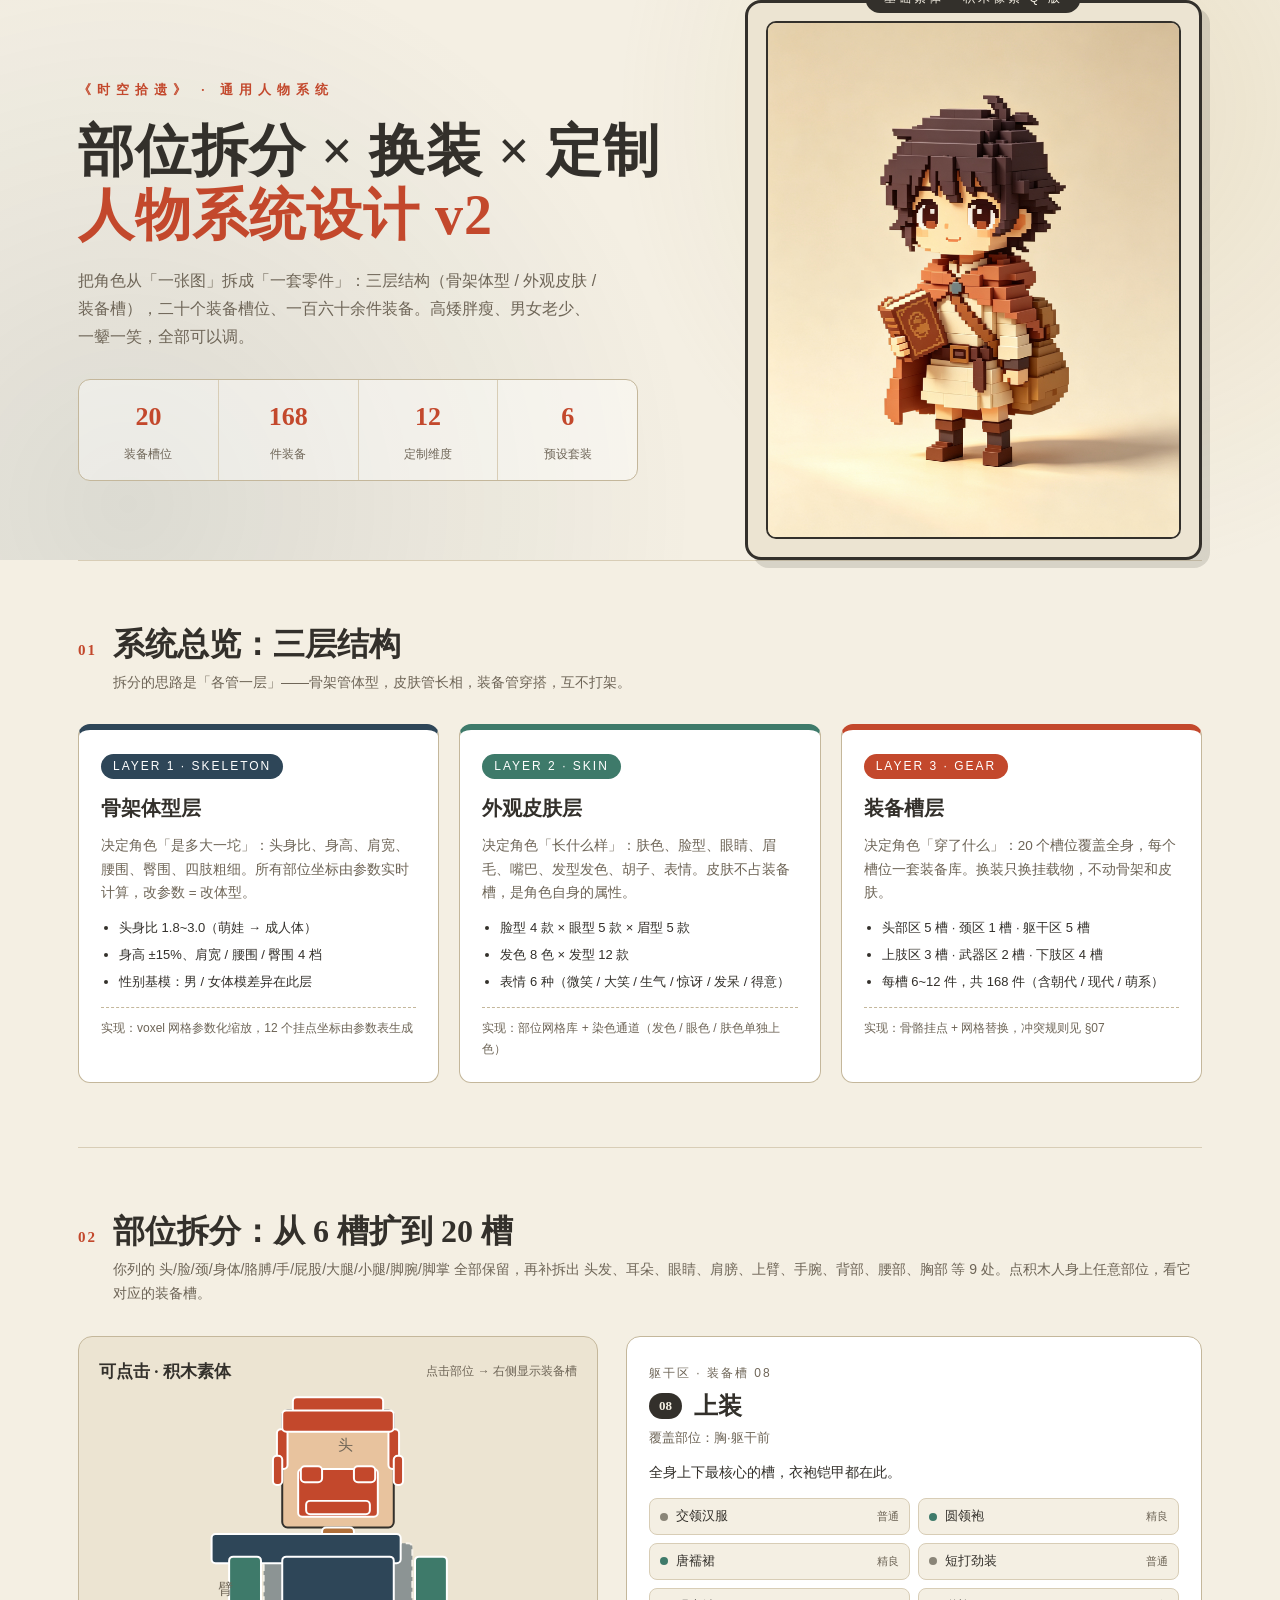
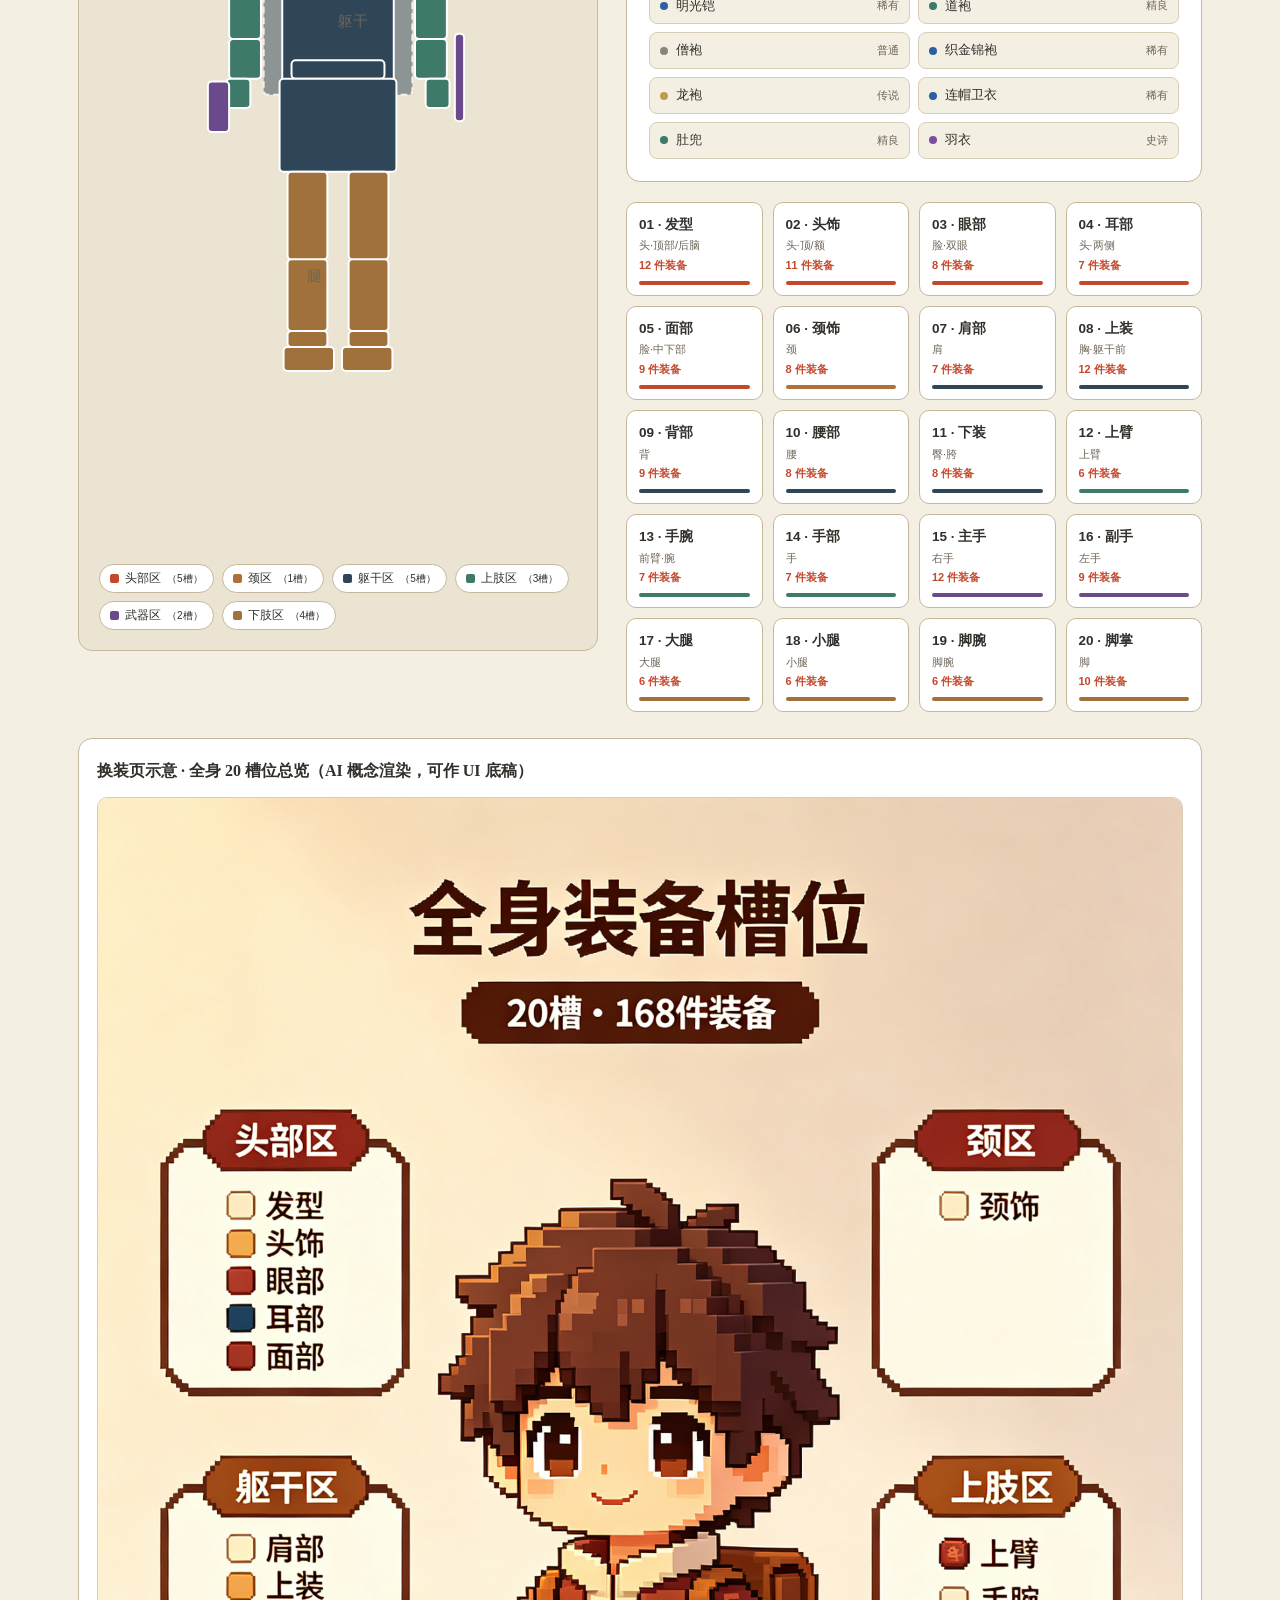
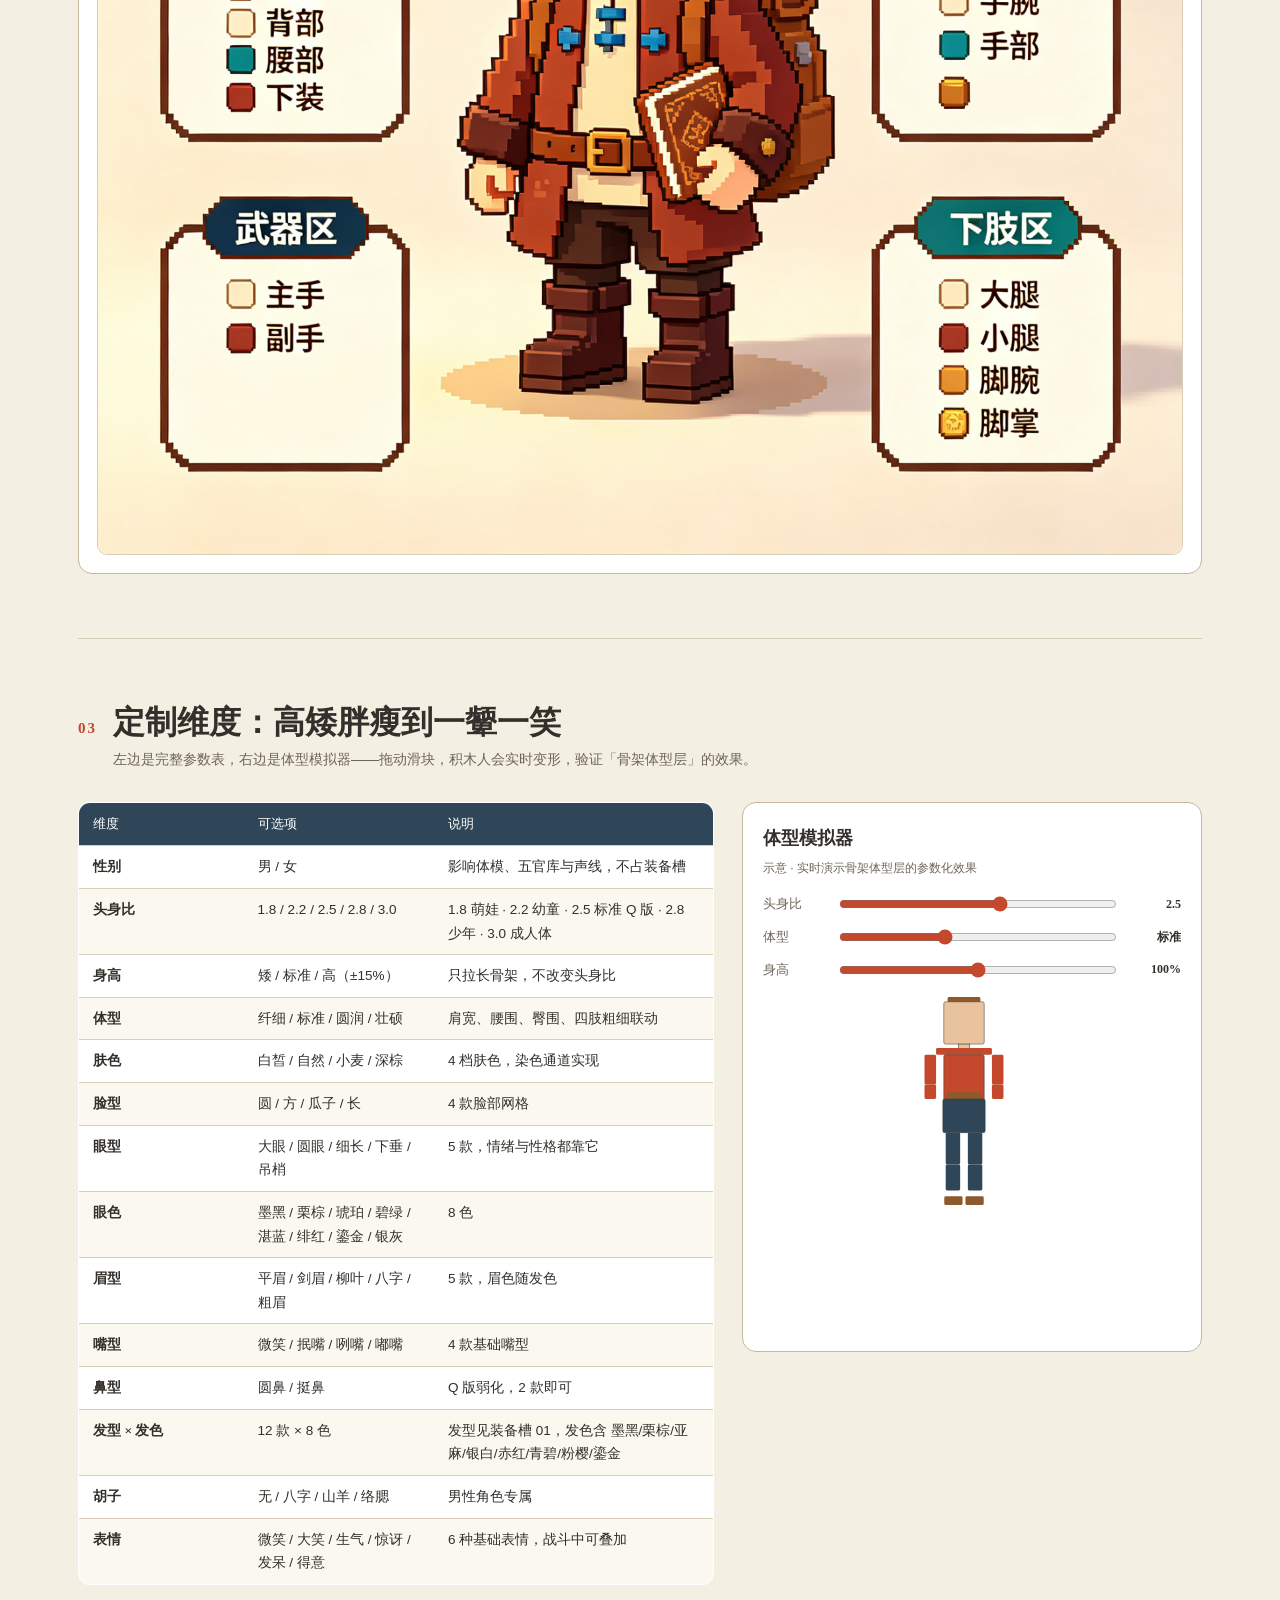
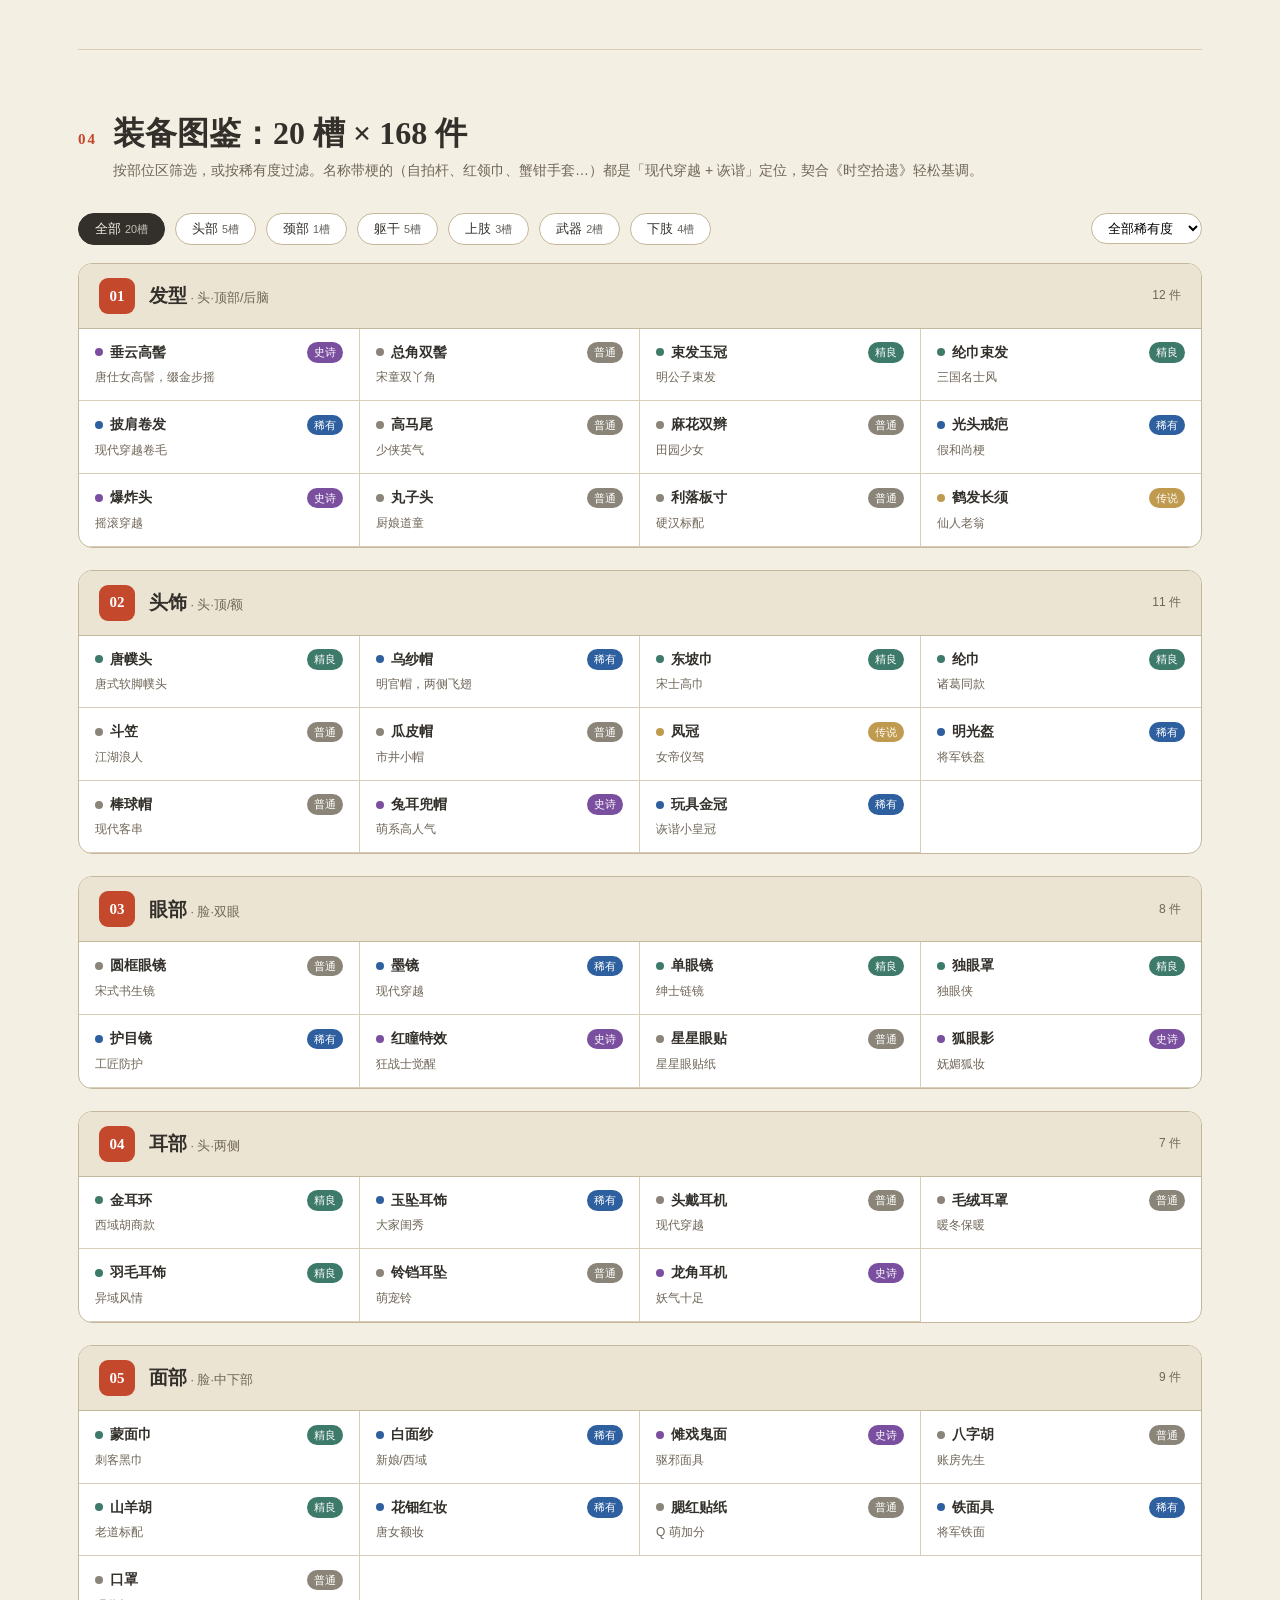
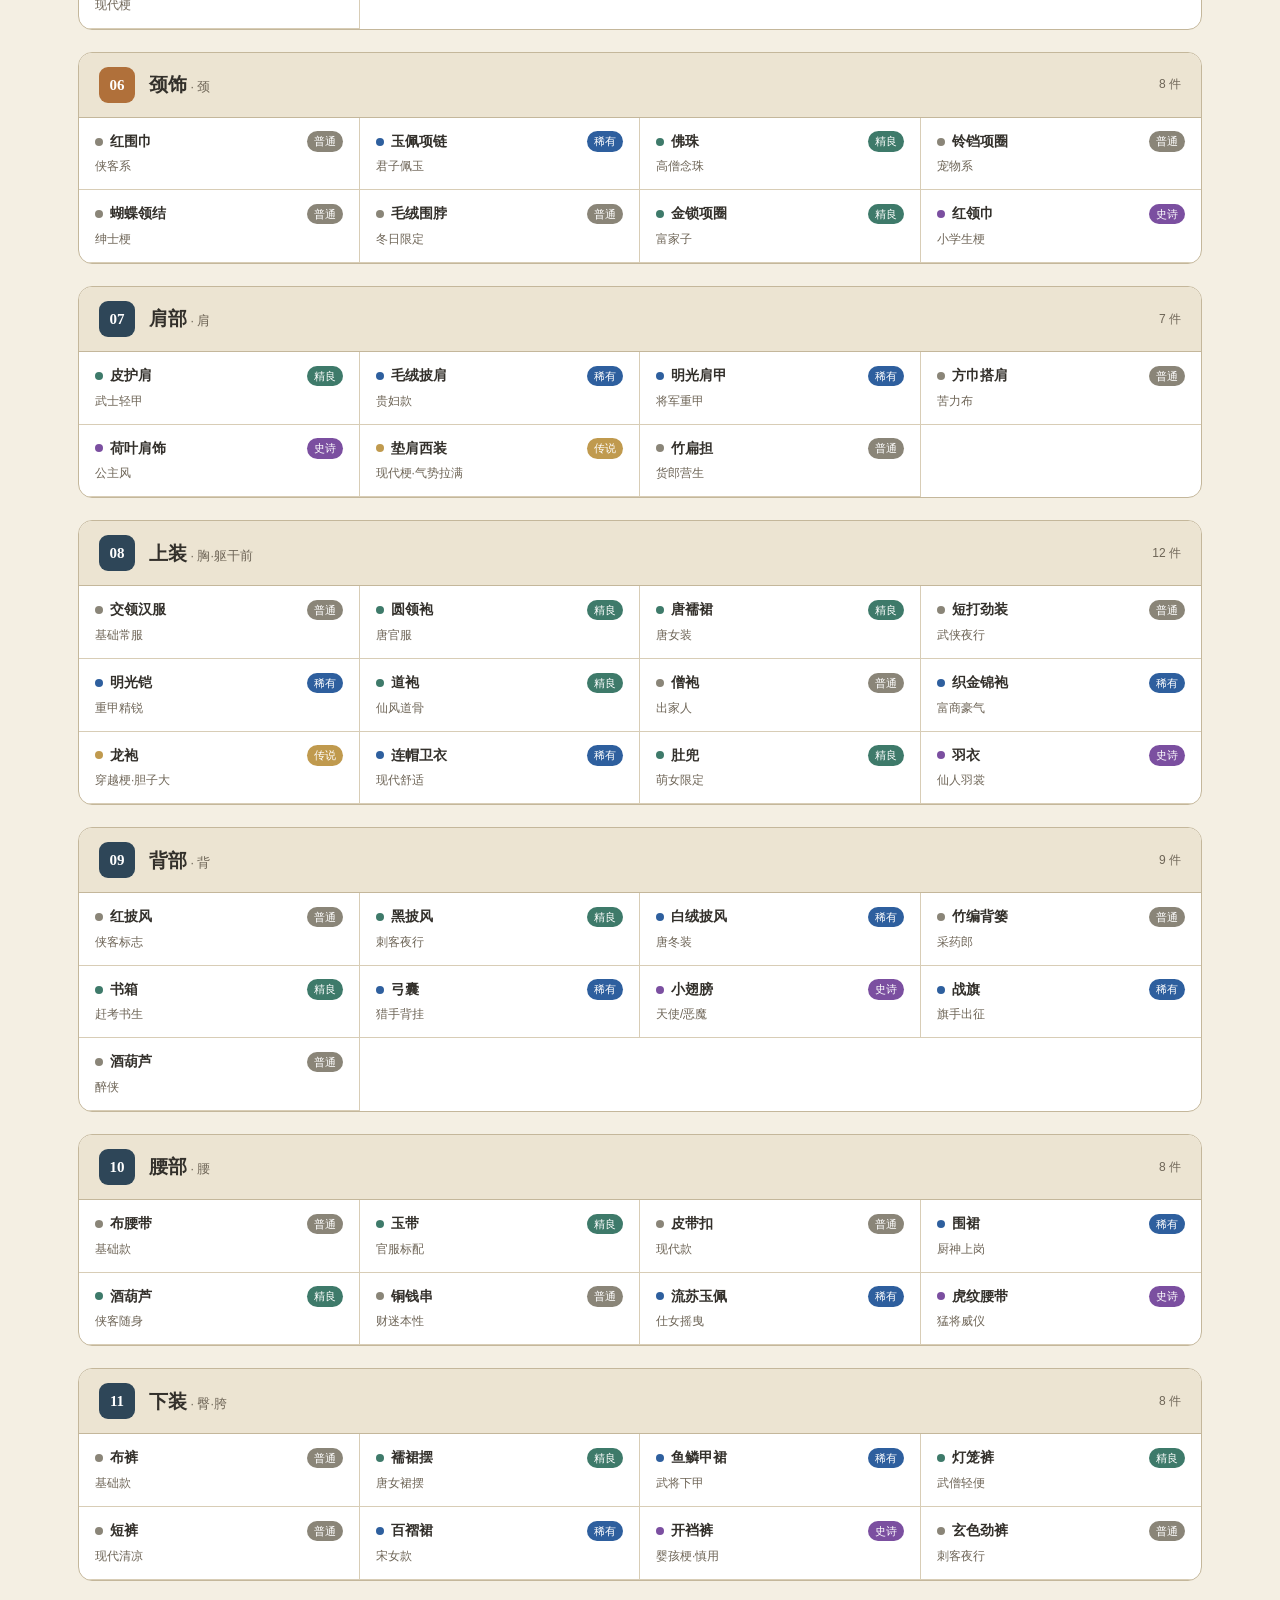
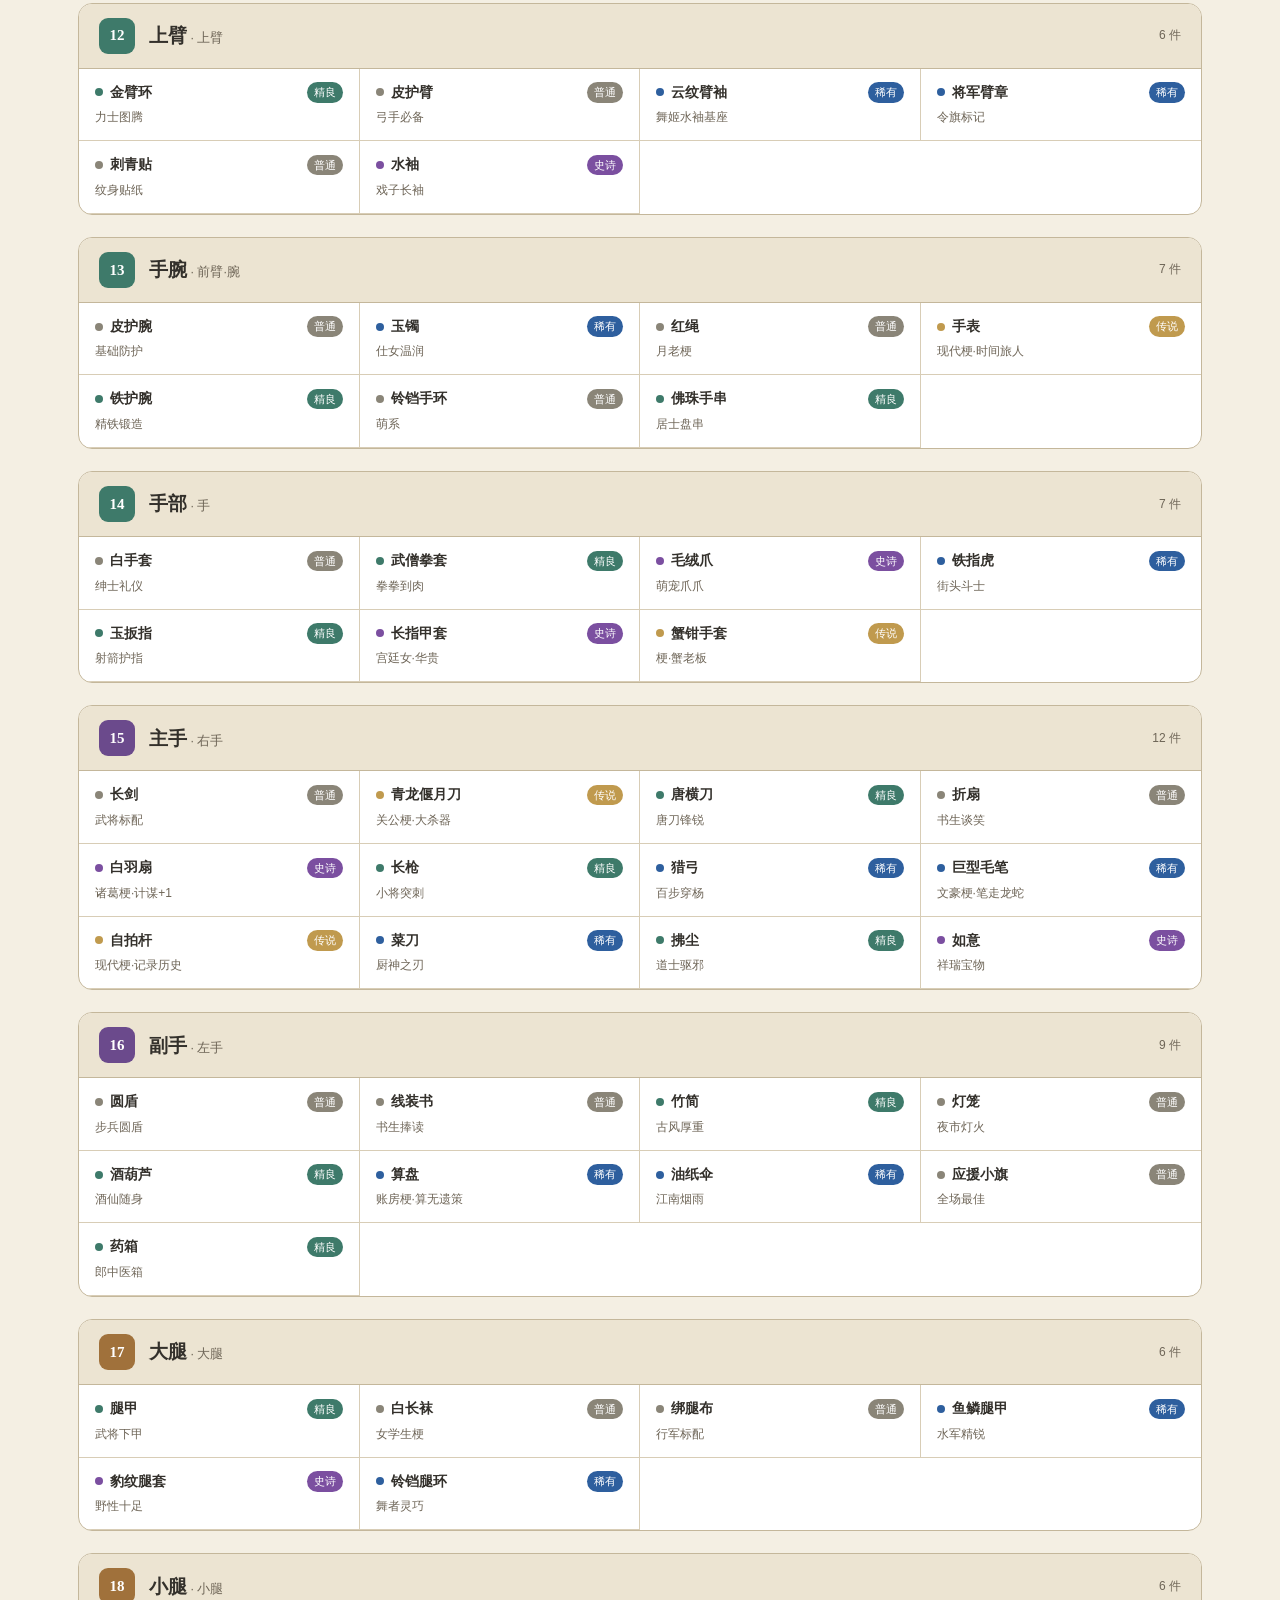
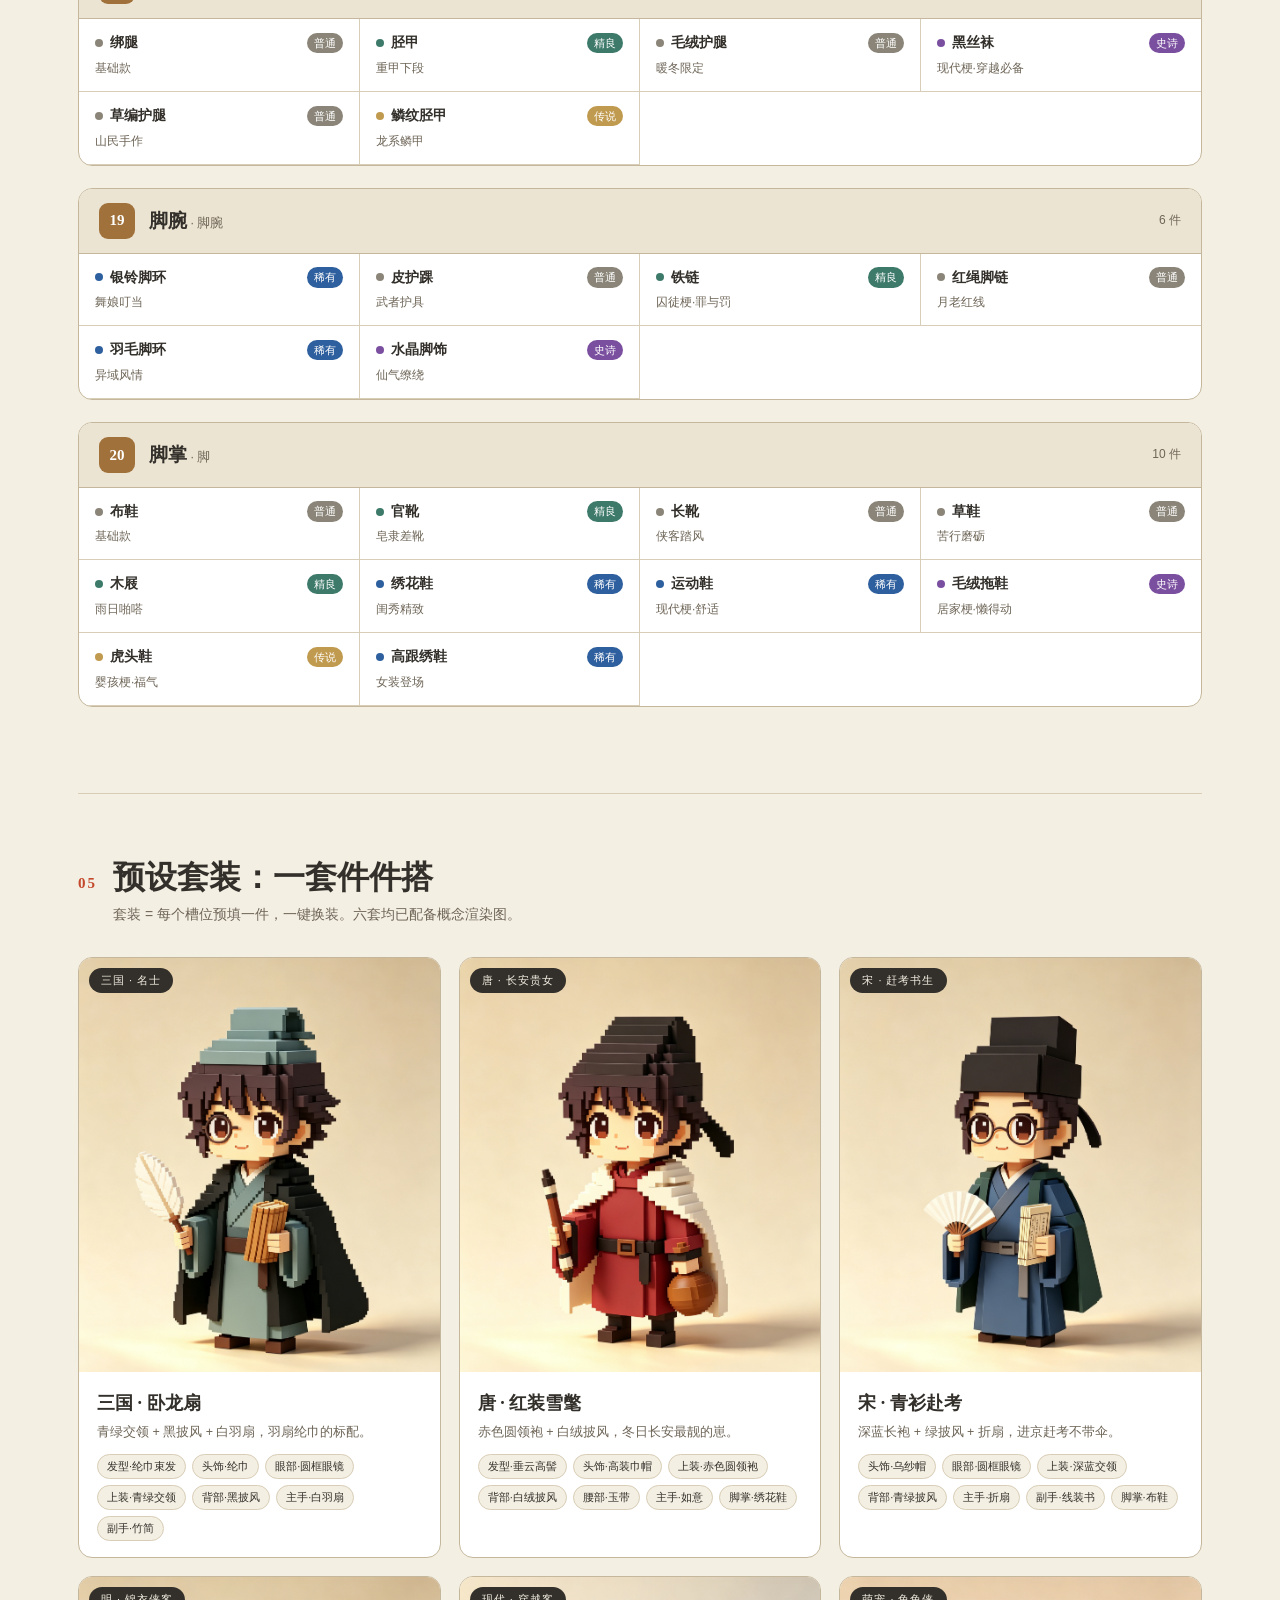
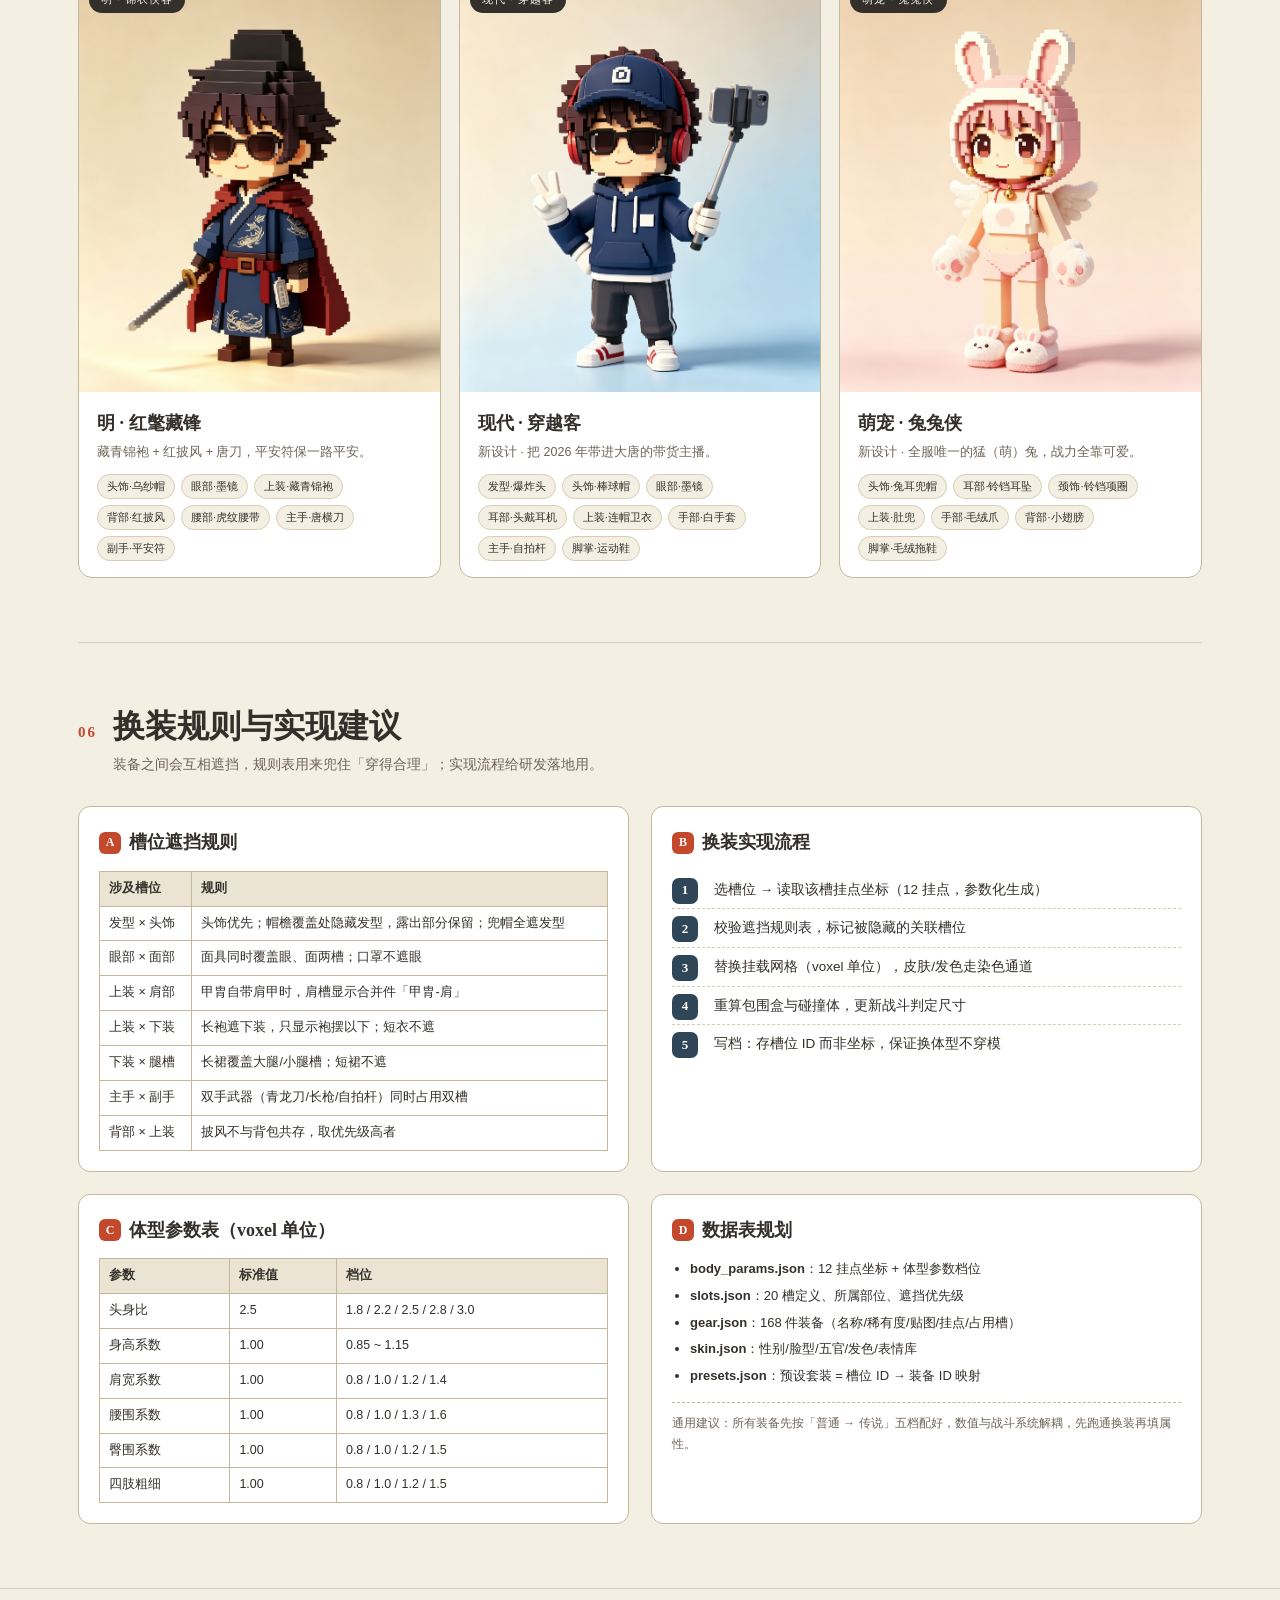
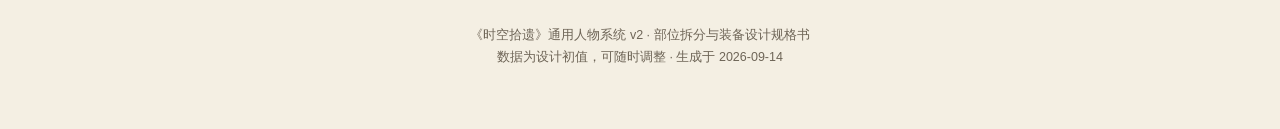
<file: 人物系统设计/index.html>
<!DOCTYPE html>
<html lang="zh-CN">
<head>
<meta charset="UTF-8">
<meta name="viewport" content="width=device-width, initial-scale=1.0">
<title>通用人物系统 v2 · 部位拆分与装备设计 — 《时空拾遗》</title>
<link rel="stylesheet" href="https://miaoda.feishu.cn/fonts/css2?family=Noto+Serif+SC:wght@500;700;900&family=Noto+Sans+SC:wght@400;500;700&display=swap">
<style>
:root{
  --bg:#F4EFE3; --bg2:#ECE4D2; --ink:#33302B; --ink2:#6E6557;
  --line:#D8CDB6; --line2:#C4B79B;
  --red:#C3482C; --red-d:#9C3823;
  --navy:#2E4658; --green:#3E7A6A; --gold:#C09A4E; --gold-d:#A07E34;
  --purple:#6B4A8C; --brown:#8C5A2B; --leg:#A0713B;
  --r1:#8A8578; --r2:#3E7A6A; --r3:#2E5F9E; --r4:#7B4FA0; --r5:#C09A4E;
  --serif:"Noto Serif SC","Songti SC","STSong",serif;
  --sans:"Noto Sans SC","PingFang SC","Microsoft YaHei",sans-serif;
}
*{box-sizing:border-box;margin:0;padding:0}
html{scroll-behavior:smooth}
body{background:var(--bg);color:var(--ink);font-family:var(--sans);font-size:15px;line-height:1.75}
.wrap{max-width:1180px;margin:0 auto;padding:0 28px}
img{display:block;max-width:100%}
a{color:var(--red);text-decoration:none}
section{padding:64px 0;border-top:1px solid var(--line)}
.sec-head{display:flex;align-items:baseline;gap:16px;margin-bottom:30px}
.sec-no{font-family:var(--serif);font-weight:900;font-size:15px;color:var(--red);letter-spacing:2px;white-space:nowrap}
.sec-title{font-family:var(--serif);font-weight:900;font-size:32px;line-height:1.2}
.sec-sub{color:var(--ink2);font-size:14px;margin-top:6px}
h4{font-family:var(--serif);font-weight:700;font-size:18px;margin-bottom:8px}
.chip{display:inline-block;padding:1px 10px;border-radius:20px;font-size:12px;font-weight:500;border:1px solid var(--line2);color:var(--ink2);white-space:nowrap}
.chip.solid{color:#fff;border:none}

/* ===== Hero ===== */
.hero{min-height:560px;display:flex;align-items:center;border:none;background:
  radial-gradient(circle at 85% 20%, rgba(192,158,78,.18), transparent 40%),
  radial-gradient(circle at 10% 90%, rgba(46,70,88,.12), transparent 45%), var(--bg)}
.hero-grid{display:grid;grid-template-columns:1.15fr .85fr;gap:48px;align-items:center}
.hero-kicker{font-family:var(--serif);letter-spacing:6px;font-size:13px;color:var(--red);font-weight:700;margin-bottom:18px}
.hero-title{font-family:var(--serif);font-weight:900;font-size:56px;line-height:1.14;letter-spacing:1px}
.hero-title .hl{color:var(--red)}
.hero-desc{margin:20px 0 28px;color:var(--ink2);font-size:16px;max-width:520px}
.hero-stats{display:flex;gap:0;border:1px solid var(--line2);border-radius:12px;overflow:hidden;background:rgba(255,255,255,.4);max-width:560px}
.stat{flex:1;padding:14px 8px;text-align:center;border-right:1px solid var(--line)}
.stat:last-child{border:none}
.stat b{display:block;font-family:var(--serif);font-size:26px;font-weight:900;color:var(--red)}
.stat span{font-size:12px;color:var(--ink2)}
.hero-fig{position:relative}
.voxel-frame{background:var(--bg2);border:3px solid var(--ink);border-radius:16px;box-shadow:8px 8px 0 rgba(51,48,43,.15);padding:18px}
.voxel-frame img{border:2px solid var(--ink);border-radius:10px}
.frame-tag{position:absolute;top:-16px;left:50%;transform:translateX(-50%);background:var(--ink);color:var(--bg);font-size:12px;letter-spacing:3px;padding:4px 18px;border-radius:20px;white-space:nowrap}

/* ===== 三层总览 ===== */
.layer-3{display:grid;grid-template-columns:repeat(3,1fr);gap:20px}
.layer-card{background:#fff;border:1px solid var(--line2);border-top:6px solid var(--navy);border-radius:12px;padding:22px;position:relative}
.layer-card.l-skin{border-top-color:var(--green)}
.layer-card.l-gear{border-top-color:var(--red)}
.layer-tag{display:inline-block;font-size:12px;letter-spacing:2px;color:#fff;background:var(--navy);padding:2px 12px;border-radius:20px;margin-bottom:12px}
.layer-card.l-skin .layer-tag{background:var(--green)}
.layer-card.l-gear .layer-tag{background:var(--red)}
.layer-card h3{font-family:var(--serif);font-size:20px;font-weight:900;margin-bottom:8px}
.layer-card p{font-size:13.5px;color:var(--ink2)}
.layer-list{margin-top:12px;padding-left:18px;font-size:13px;color:var(--ink)}
.layer-list li{margin:4px 0}
.layer-foot{margin-top:14px;padding-top:10px;border-top:1px dashed var(--line2);font-size:12px;color:var(--ink2)}

/* ===== 部位拆分 ===== */
.split-grid{display:grid;grid-template-columns:520px 1fr;gap:28px;align-items:start}
.body-stage{background:var(--bg2);border:1px solid var(--line2);border-radius:14px;padding:20px;position:sticky;top:20px}
.body-title{display:flex;justify-content:space-between;align-items:center;margin-bottom:6px}
.body-title b{font-family:var(--serif);font-size:17px}
.body-tip{font-size:12px;color:var(--ink2)}
#bodySvg{width:100%;height:auto;cursor:pointer;user-select:none}
.part-label{font-size:11px;fill:var(--ink2);pointer-events:none}
.part{fill:var(--navy);stroke:#fff;stroke-width:1.5;cursor:pointer;transition:fill .15s}
.z0{fill:#C3482C}.z1{fill:#B0703A}.z2{fill:#2E4658}.z3{fill:#3E7A6A}.z4{fill:#6B4A8C}.z5{fill:#A0713B}
.part:hover{fill:var(--gold)}
.part.dim{opacity:.22}
.part.sel{fill:var(--red);stroke:var(--gold);stroke-width:2.5}
.part.hit{animation:pulse .8s ease}
@keyframes pulse{0%,100%{stroke-width:2.5}50%{stroke-width:6}}
.slot-mini.active{border-color:var(--red);box-shadow:0 0 0 2px rgba(195,72,44,.22)}
.zone-chips{display:flex;flex-wrap:wrap;gap:8px;margin-top:12px}
.zone-chip{display:inline-flex;align-items:center;gap:6px;font-size:12px;color:var(--ink);background:#fff;border:1px solid var(--line2);border-radius:20px;padding:3px 10px;cursor:pointer}
.zone-chip i{width:9px;height:9px;border-radius:2px;display:inline-block}
.zone-chip.active{border-color:var(--ink)}
.slot-panel{background:#fff;border:1px solid var(--line2);border-radius:14px;padding:22px;min-height:420px}
.slot-panel.empty{display:flex;align-items:center;justify-content:center;color:var(--ink2);text-align:center}
.slot-panel h3{font-family:var(--serif);font-size:24px;font-weight:900;display:flex;align-items:center;gap:12px}
.slot-panel h3 .no{font-size:13px;background:var(--ink);color:var(--bg);padding:2px 10px;border-radius:20px}
.slot-panel .zone{font-size:12px;letter-spacing:2px;color:var(--ink2);margin:4px 0 2px}
.slot-panel .parts{font-size:13px;color:var(--ink2);margin-bottom:10px}
.slot-panel .desc{font-size:14px;color:var(--ink);margin-bottom:14px}
.slot-items{display:grid;grid-template-columns:repeat(2,1fr);gap:8px}
.slot-item{display:flex;align-items:center;gap:8px;font-size:13px;border:1px solid var(--line);border-radius:8px;padding:6px 10px;background:var(--bg)}
.dot{width:8px;height:8px;border-radius:50%;flex:none}
.slot-item .nm{font-weight:500}
.slot-item .rv{margin-left:auto;font-size:11px;color:var(--ink2)}
.slot-20{display:grid;grid-template-columns:repeat(4,1fr);gap:10px;margin-top:20px}
.slot-mini{border:1px solid var(--line2);border-radius:10px;padding:10px 12px;cursor:pointer;background:#fff;transition:border-color .15s, transform .15s}
.slot-mini:hover{border-color:var(--gold);transform:translateY(-2px)}
.slot-mini b{font-size:13.5px;display:block}
.slot-mini .parts{font-size:11px;color:var(--ink2)}
.slot-mini .cnt{font-size:11px;color:var(--red);font-weight:700}
.slot-mini .zbar{height:4px;border-radius:2px;margin-top:6px}

/* ===== 定制维度 ===== */
.custom-grid{display:grid;grid-template-columns:1fr 460px;gap:28px;align-items:start}
.dim-table{width:100%;border-collapse:collapse;background:#fff;border:1px solid var(--line2);border-radius:12px;overflow:hidden;font-size:13.5px}
.dim-table th{background:var(--navy);color:#fff;text-align:left;padding:10px 14px;font-weight:500;font-size:13px}
.dim-table td{padding:9px 14px;border-top:1px solid var(--line);vertical-align:top}
.dim-table td:first-child{font-weight:700;white-space:nowrap;font-family:var(--serif)}
.dim-table tr:nth-child(even) td{background:#FBF8F0}
.demo-card{background:#fff;border:1px solid var(--line2);border-radius:14px;padding:20px;position:sticky;top:20px}
.demo-title{font-family:var(--serif);font-weight:900;font-size:18px;margin-bottom:4px}
.demo-sub{font-size:12px;color:var(--ink2);margin-bottom:14px}
.demo-control{display:flex;align-items:center;gap:12px;margin-bottom:10px}
.demo-control label{width:64px;font-size:13px;color:var(--ink2);flex:none}
.demo-control input[type=range]{flex:1;accent-color:var(--red)}
.demo-control output{width:52px;text-align:right;font-size:12px;color:var(--ink);font-family:var(--serif);font-weight:700}
.demo-fig{display:flex;justify-content:center;margin-top:6px}
.demo-fig svg{height:340px}

/* ===== 图鉴 ===== */
.catalog-toolbar{display:flex;flex-wrap:wrap;gap:10px;align-items:center;margin-bottom:18px}
.cat-tab{padding:6px 16px;border-radius:20px;border:1px solid var(--line2);background:#fff;font-size:13px;cursor:pointer;color:var(--ink)}
.cat-tab.active{background:var(--ink);color:var(--bg);border-color:var(--ink)}
.cat-tab small{opacity:.75;margin-left:4px}
.cat-spacer{flex:1}
.gear-block{background:#fff;border:1px solid var(--line2);border-radius:14px;margin-bottom:22px;overflow:hidden;scroll-margin-top:20px}
.gear-block.hl{box-shadow:0 0 0 3px var(--gold)}
.gear-head{display:flex;align-items:center;gap:14px;padding:14px 20px;background:var(--bg2);border-bottom:1px solid var(--line2)}
.gear-no{font-family:var(--serif);font-weight:900;font-size:15px;width:36px;height:36px;border-radius:9px;color:#fff;display:flex;align-items:center;justify-content:center;flex:none}
.gear-head .nm{font-family:var(--serif);font-size:19px;font-weight:900}
.gear-head .parts{font-size:12.5px;color:var(--ink2)}
.gear-head .cnt{margin-left:auto;font-size:12px;color:var(--ink2);white-space:nowrap}
.gear-items{display:grid;grid-template-columns:repeat(4,1fr);gap:0}
.gear-item{padding:12px 16px;border-right:1px solid var(--line);border-bottom:1px solid var(--line);font-size:13px}
.gear-item:nth-child(4n){border-right:none}
.gear-item .g-top{display:flex;align-items:center;gap:7px}
.gear-item .nm{font-weight:700;font-size:13.5px}
.gear-item .rv{margin-left:auto;font-size:10.5px;padding:1px 7px;border-radius:20px;color:#fff;white-space:nowrap}
.gear-item .desc{font-size:12px;color:var(--ink2);margin-top:3px}

/* ===== 套装 ===== */
.sets-grid{display:grid;grid-template-columns:repeat(3,1fr);gap:18px}
.set-card{background:#fff;border:1px solid var(--line2);border-radius:14px;overflow:hidden;display:flex;flex-direction:column}
.set-img{aspect-ratio:1/1.15;overflow:hidden;background:var(--bg2);position:relative}
.set-img img{width:100%;height:100%;object-fit:cover;object-position:top}
.set-tag{position:absolute;top:10px;left:10px;background:var(--ink);color:var(--bg);font-size:11px;padding:3px 12px;border-radius:20px;letter-spacing:1px}
.set-body{padding:16px 18px;flex:1;display:flex;flex-direction:column}
.set-body h4{margin-bottom:2px}
.set-body .set-desc{font-size:12.5px;color:var(--ink2);margin-bottom:10px}
.set-gear{display:flex;flex-wrap:wrap;gap:6px}
.set-gear span{font-size:11px;background:var(--bg);border:1px solid var(--line);border-radius:20px;padding:2px 9px;color:var(--ink)}

/* ===== 规则 ===== */
.rules-grid{display:grid;grid-template-columns:1fr 1fr;gap:22px}
.rule-card{background:#fff;border:1px solid var(--line2);border-radius:12px;padding:20px}
.rule-card h4{display:flex;align-items:center;gap:8px}
.rule-num{width:22px;height:22px;border-radius:6px;background:var(--red);color:#fff;font-size:12px;display:inline-flex;align-items:center;justify-content:center;font-family:var(--serif);font-weight:700;flex:none}
.conflict-table{width:100%;border-collapse:collapse;font-size:12.5px}
.conflict-table th,.conflict-table td{border:1px solid var(--line2);padding:6px 9px;text-align:left}
.conflict-table th{background:var(--bg2)}
.flow{list-style:none;counter-reset:flow}
.flow li{counter-increment:flow;padding:7px 0 7px 42px;position:relative;font-size:13.5px;border-bottom:1px dashed var(--line)}
.flow li:last-child{border:none}
.flow li::before{content:counter(flow);position:absolute;left:0;top:7px;width:26px;height:26px;background:var(--navy);color:#fff;border-radius:7px;display:flex;align-items:center;justify-content:center;font-family:var(--serif);font-weight:700;font-size:13px}
footer{padding:36px 0 60px;color:var(--ink2);font-size:12.5px;text-align:center;border-top:1px solid var(--line)}

@media(max-width:980px){
  .hero-grid{grid-template-columns:1fr;gap:36px}
  .hero-title{font-size:40px}
  .layer-3{grid-template-columns:1fr}
  .split-grid{grid-template-columns:1fr}
  .body-stage{position:static}
  .custom-grid{grid-template-columns:1fr}
  .demo-card{position:static}
  .gear-items{grid-template-columns:repeat(2,1fr)}
  .gear-item:nth-child(4n){border-right:1px solid var(--line)}
  .gear-item:nth-child(2n){border-right:none}
  .sets-grid{grid-template-columns:1fr}
  .rules-grid{grid-template-columns:1fr}
  .slot-20{grid-template-columns:repeat(2,1fr)}
}
@media(max-width:560px){
  .wrap{padding:0 16px}
  .hero-title{font-size:32px}
  .hero-stats{flex-wrap:wrap}
  .stat{min-width:50%}
  .sec-title{font-size:26px}
  .slot-items{grid-template-columns:1fr}
  .gear-items{grid-template-columns:1fr}
  .gear-item:nth-child(n){border-right:none}
}
</style>
</head>
<body>

<!-- ============ HERO ============ -->
<header class="hero">
  <div class="wrap hero-grid">
    <div>
      <div class="hero-kicker">《时空拾遗》 · 通用人物系统</div>
      <h1 class="hero-title">部位拆分 × 换装 × 定制<br><span class="hl">人物系统设计 v2</span></h1>
      <p class="hero-desc">把角色从「一张图」拆成「一套零件」：三层结构（骨架体型 / 外观皮肤 / 装备槽），二十个装备槽位、一百六十余件装备。高矮胖瘦、男女老少、一颦一笑，全部可以调。</p>
      <div class="hero-stats">
        <div class="stat"><b>20</b><span>装备槽位</span></div>
        <div class="stat"><b>168</b><span>件装备</span></div>
        <div class="stat"><b>12</b><span>定制维度</span></div>
        <div class="stat"><b>6</b><span>预设套装</span></div>
      </div>
    </div>
    <div class="hero-fig">
      <div class="voxel-frame"><img src="assets/hero.png" alt="基础角色·积木像素风"></div>
      <span class="frame-tag">基础素体 · 积木像素 Q 版</span>
    </div>
  </div>
</header>

<main class="wrap">

<!-- ============ 01 系统总览 ============ -->
<section id="overview">
  <div class="sec-head">
    <span class="sec-no">01</span>
    <div><h2 class="sec-title">系统总览：三层结构</h2><div class="sec-sub">拆分的思路是「各管一层」——骨架管体型，皮肤管长相，装备管穿搭，互不打架。</div></div>
  </div>
  <div class="layer-3">
    <div class="layer-card">
      <span class="layer-tag">LAYER 1 · SKELETON</span>
      <h3>骨架体型层</h3>
      <p>决定角色「是多大一坨」：头身比、身高、肩宽、腰围、臀围、四肢粗细。所有部位坐标由参数实时计算，改参数 = 改体型。</p>
      <ul class="layer-list">
        <li>头身比 1.8~3.0（萌娃 → 成人体）</li>
        <li>身高 ±15%、肩宽 / 腰围 / 臀围 4 档</li>
        <li>性别基模：男 / 女体模差异在此层</li>
      </ul>
      <div class="layer-foot">实现：voxel 网格参数化缩放，12 个挂点坐标由参数表生成</div>
    </div>
    <div class="layer-card l-skin">
      <span class="layer-tag">LAYER 2 · SKIN</span>
      <h3>外观皮肤层</h3>
      <p>决定角色「长什么样」：肤色、脸型、眼睛、眉毛、嘴巴、发型发色、胡子、表情。皮肤不占装备槽，是角色自身的属性。</p>
      <ul class="layer-list">
        <li>脸型 4 款 × 眼型 5 款 × 眉型 5 款</li>
        <li>发色 8 色 × 发型 12 款</li>
        <li>表情 6 种（微笑 / 大笑 / 生气 / 惊讶 / 发呆 / 得意）</li>
      </ul>
      <div class="layer-foot">实现：部位网格库 + 染色通道（发色 / 眼色 / 肤色单独上色）</div>
    </div>
    <div class="layer-card l-gear">
      <span class="layer-tag">LAYER 3 · GEAR</span>
      <h3>装备槽层</h3>
      <p>决定角色「穿了什么」：20 个槽位覆盖全身，每个槽位一套装备库。换装只换挂载物，不动骨架和皮肤。</p>
      <ul class="layer-list">
        <li>头部区 5 槽 · 颈区 1 槽 · 躯干区 5 槽</li>
        <li>上肢区 3 槽 · 武器区 2 槽 · 下肢区 4 槽</li>
        <li>每槽 6~12 件，共 168 件（含朝代 / 现代 / 萌系）</li>
      </ul>
      <div class="layer-foot">实现：骨骼挂点 + 网格替换，冲突规则见 §07</div>
    </div>
  </div>
</section>

<!-- ============ 02 部位拆分 ============ -->
<section id="split">
  <div class="sec-head">
    <span class="sec-no">02</span>
    <div><h2 class="sec-title">部位拆分：从 6 槽扩到 20 槽</h2><div class="sec-sub">你列的 头/脸/颈/身体/胳膊/手/屁股/大腿/小腿/脚腕/脚掌 全部保留，再补拆出 头发、耳朵、眼睛、肩膀、上臂、手腕、背部、腰部、胸部 等 9 处。点积木人身上任意部位，看它对应的装备槽。</div></div>
  </div>
  <div class="split-grid">
    <div class="body-stage">
      <div class="body-title"><b>可点击 · 积木素体</b><span class="body-tip">点击部位 → 右侧显示装备槽</span></div>
      <svg id="bodySvg" viewBox="0 0 360 566" role="img" aria-label="积木人部位示意图，可点击查看装备槽"></svg>
      <div class="zone-chips" id="zoneChips"></div>
    </div>
    <div>
      <div class="slot-panel" id="slotPanel">
        <div class="empty-hint" style="color:var(--ink2);text-align:center;padding:80px 20px">
          <div style="font-family:var(--serif);font-size:22px;font-weight:900;color:var(--red)">点击左侧积木人</div>
          <div style="font-size:14px;margin-top:8px">或在下方槽位卡片中任选一个，查看覆盖部位与装备库</div>
        </div>
      </div>
      <div class="slot-20" id="slot20"></div>
    </div>
  </div>
  <figure style="margin-top:26px;background:#fff;border:1px solid var(--line2);border-radius:14px;padding:18px">
    <figcaption style="font-family:var(--serif);font-weight:700;font-size:16px;margin-bottom:12px">换装页示意 · 全身 20 槽位总览（AI 概念渲染，可作 UI 底稿）</figcaption>
    <img src="assets/slot-overview-20.png" alt="全身装备槽位总览图" style="border-radius:10px;border:1px solid var(--line)">
  </figure>
</section>

<!-- @SECTION_SPLIT -->

<!-- ============ 03 定制维度 ============ -->
<section id="custom">
  <div class="sec-head">
    <span class="sec-no">03</span>
    <div><h2 class="sec-title">定制维度：高矮胖瘦到一颦一笑</h2><div class="sec-sub">左边是完整参数表，右边是体型模拟器——拖动滑块，积木人会实时变形，验证「骨架体型层」的效果。</div></div>
  </div>
  <div class="custom-grid">
    <div>
      <table class="dim-table">
        <thead><tr><th style="width:26%">维度</th><th style="width:30%">可选项</th><th>说明</th></tr></thead>
        <tbody>
          <tr><td>性别</td><td>男 / 女</td><td>影响体模、五官库与声线，不占装备槽</td></tr>
          <tr><td>头身比</td><td>1.8 / 2.2 / 2.5 / 2.8 / 3.0</td><td>1.8 萌娃 · 2.2 幼童 · 2.5 标准 Q 版 · 2.8 少年 · 3.0 成人体</td></tr>
          <tr><td>身高</td><td>矮 / 标准 / 高（±15%）</td><td>只拉长骨架，不改变头身比</td></tr>
          <tr><td>体型</td><td>纤细 / 标准 / 圆润 / 壮硕</td><td>肩宽、腰围、臀围、四肢粗细联动</td></tr>
          <tr><td>肤色</td><td>白皙 / 自然 / 小麦 / 深棕</td><td>4 档肤色，染色通道实现</td></tr>
          <tr><td>脸型</td><td>圆 / 方 / 瓜子 / 长</td><td>4 款脸部网格</td></tr>
          <tr><td>眼型</td><td>大眼 / 圆眼 / 细长 / 下垂 / 吊梢</td><td>5 款，情绪与性格都靠它</td></tr>
          <tr><td>眼色</td><td>墨黑 / 栗棕 / 琥珀 / 碧绿 / 湛蓝 / 绯红 / 鎏金 / 银灰</td><td>8 色</td></tr>
          <tr><td>眉型</td><td>平眉 / 剑眉 / 柳叶 / 八字 / 粗眉</td><td>5 款，眉色随发色</td></tr>
          <tr><td>嘴型</td><td>微笑 / 抿嘴 / 咧嘴 / 嘟嘴</td><td>4 款基础嘴型</td></tr>
          <tr><td>鼻型</td><td>圆鼻 / 挺鼻</td><td>Q 版弱化，2 款即可</td></tr>
          <tr><td>发型 × 发色</td><td>12 款 × 8 色</td><td>发型见装备槽 01，发色含 墨黑/栗棕/亚麻/银白/赤红/青碧/粉樱/鎏金</td></tr>
          <tr><td>胡子</td><td>无 / 八字 / 山羊 / 络腮</td><td>男性角色专属</td></tr>
          <tr><td>表情</td><td>微笑 / 大笑 / 生气 / 惊讶 / 发呆 / 得意</td><td>6 种基础表情，战斗中可叠加</td></tr>
        </tbody>
      </table>
    </div>
    <div class="demo-card">
      <div class="demo-title">体型模拟器</div>
      <div class="demo-sub">示意 · 实时演示骨架体型层的参数化效果</div>
      <div class="demo-control"><label>头身比</label><input type="range" id="slRatio" min="1.8" max="3.0" step="0.1" value="2.5"><output id="outRatio">2.5</output></div>
      <div class="demo-control"><label>体型</label><input type="range" id="slBody" min="0.7" max="1.5" step="0.05" value="1"><output id="outBody">标准</output></div>
      <div class="demo-control"><label>身高</label><input type="range" id="slTall" min="0.85" max="1.15" step="0.01" value="1"><output id="outTall">100%</output></div>
      <div class="demo-fig"><svg id="demoSvg" viewBox="0 0 300 520" role="img" aria-label="体型参数演示"></svg></div>
    </div>
  </div>
</section>

<!-- @SECTION_CUSTOM -->

<!-- ============ 04 装备图鉴 ============ -->
<section id="catalog">
  <div class="sec-head">
    <span class="sec-no">04</span>
    <div><h2 class="sec-title">装备图鉴：20 槽 × 168 件</h2><div class="sec-sub">按部位区筛选，或按稀有度过滤。名称带梗的（自拍杆、红领巾、蟹钳手套…）都是「现代穿越 + 诙谐」定位，契合《时空拾遗》轻松基调。</div></div>
  </div>
  <div class="catalog-toolbar" id="catToolbar">
    <button class="cat-tab active" data-zone="all">全部<small>20槽</small></button>
    <button class="cat-tab" data-zone="头部区">头部<small>5槽</small></button>
    <button class="cat-tab" data-zone="颈区">颈部<small>1槽</small></button>
    <button class="cat-tab" data-zone="躯干区">躯干<small>5槽</small></button>
    <button class="cat-tab" data-zone="上肢区">上肢<small>3槽</small></button>
    <button class="cat-tab" data-zone="武器区">武器<small>2槽</small></button>
    <button class="cat-tab" data-zone="下肢区">下肢<small>4槽</small></button>
    <span class="cat-spacer"></span>
    <select id="rarityFilter" style="padding:6px 12px;border:1px solid var(--line2);border-radius:20px;background:#fff;font-size:13px">
      <option value="0">全部稀有度</option>
      <option value="1">普通</option>
      <option value="2">精良</option>
      <option value="3">稀有</option>
      <option value="4">史诗</option>
      <option value="5">传说</option>
    </select>
  </div>
  <div id="gearBlocks"></div>
</section>

<!-- @SECTION_CATALOG -->

<!-- ============ 05 预设套装 ============ -->
<section id="sets">
  <div class="sec-head">
    <span class="sec-no">05</span>
    <div><h2 class="sec-title">预设套装：一套件件搭</h2><div class="sec-sub">套装 = 每个槽位预填一件，一键换装。六套均已配备概念渲染图。</div></div>
  </div>
  <div class="sets-grid">
    <div class="set-card">
      <div class="set-img"><span class="set-tag">三国 · 名士</span><img src="assets/set-sanguo.png" alt="三国名士套装"></div>
      <div class="set-body">
        <h4>三国 · 卧龙扇</h4>
        <div class="set-desc">青绿交领 + 黑披风 + 白羽扇，羽扇纶巾的标配。</div>
        <div class="set-gear"><span>发型·纶巾束发</span><span>头饰·纶巾</span><span>眼部·圆框眼镜</span><span>上装·青绿交领</span><span>背部·黑披风</span><span>主手·白羽扇</span><span>副手·竹简</span></div>
      </div>
    </div>
    <div class="set-card">
      <div class="set-img"><span class="set-tag">唐 · 长安贵女</span><img src="assets/set-tang.png" alt="唐长安贵女套装"></div>
      <div class="set-body">
        <h4>唐 · 红装雪氅</h4>
        <div class="set-desc">赤色圆领袍 + 白绒披风，冬日长安最靓的崽。</div>
        <div class="set-gear"><span>发型·垂云高髻</span><span>头饰·高装巾帽</span><span>上装·赤色圆领袍</span><span>背部·白绒披风</span><span>腰部·玉带</span><span>主手·如意</span><span>脚掌·绣花鞋</span></div>
      </div>
    </div>
    <div class="set-card">
      <div class="set-img"><span class="set-tag">宋 · 赶考书生</span><img src="assets/set-song.png" alt="宋赶考书生套装"></div>
      <div class="set-body">
        <h4>宋 · 青衫赴考</h4>
        <div class="set-desc">深蓝长袍 + 绿披风 + 折扇，进京赶考不带伞。</div>
        <div class="set-gear"><span>头饰·乌纱帽</span><span>眼部·圆框眼镜</span><span>上装·深蓝交领</span><span>背部·青绿披风</span><span>主手·折扇</span><span>副手·线装书</span><span>脚掌·布鞋</span></div>
      </div>
    </div>
    <div class="set-card">
      <div class="set-img"><span class="set-tag">明 · 锦衣侠客</span><img src="assets/set-ming.png" alt="明锦衣侠客套装"></div>
      <div class="set-body">
        <h4>明 · 红氅藏锋</h4>
        <div class="set-desc">藏青锦袍 + 红披风 + 唐刀，平安符保一路平安。</div>
        <div class="set-gear"><span>头饰·乌纱帽</span><span>眼部·墨镜</span><span>上装·藏青锦袍</span><span>背部·红披风</span><span>腰部·虎纹腰带</span><span>主手·唐横刀</span><span>副手·平安符</span></div>
      </div>
    </div>
    <div class="set-card">
      <div class="set-img"><span class="set-tag">现代 · 穿越客</span><img src="assets/set-modern.png" alt="现代穿越客套装"></div>
      <div class="set-body">
        <h4>现代 · 穿越客</h4>
        <div class="set-desc">新设计 · 把 2026 年带进大唐的带货主播。</div>
        <div class="set-gear"><span>发型·爆炸头</span><span>头饰·棒球帽</span><span>眼部·墨镜</span><span>耳部·头戴耳机</span><span>上装·连帽卫衣</span><span>手部·白手套</span><span>主手·自拍杆</span><span>脚掌·运动鞋</span></div>
      </div>
    </div>
    <div class="set-card">
      <div class="set-img"><span class="set-tag">萌宠 · 兔兔侠</span><img src="assets/set-rabbit.png" alt="萌宠兔兔侠套装"></div>
      <div class="set-body">
        <h4>萌宠 · 兔兔侠</h4>
        <div class="set-desc">新设计 · 全服唯一的猛（萌）兔，战力全靠可爱。</div>
        <div class="set-gear"><span>头饰·兔耳兜帽</span><span>耳部·铃铛耳坠</span><span>颈饰·铃铛项圈</span><span>上装·肚兜</span><span>手部·毛绒爪</span><span>背部·小翅膀</span><span>脚掌·毛绒拖鞋</span></div>
      </div>
    </div>
  </div>
</section>

<!-- @SECTION_SETS -->

<!-- ============ 06 换装规则与实现 ============ -->
<section id="rules">
  <div class="sec-head">
    <span class="sec-no">06</span>
    <div><h2 class="sec-title">换装规则与实现建议</h2><div class="sec-sub">装备之间会互相遮挡，规则表用来兜住「穿得合理」；实现流程给研发落地用。</div></div>
  </div>
  <div class="rules-grid">
    <div class="rule-card">
      <h4><span class="rule-num">A</span>槽位遮挡规则</h4>
      <table class="conflict-table" style="margin-top:12px">
        <tr><th>涉及槽位</th><th>规则</th></tr>
        <tr><td>发型 × 头饰</td><td>头饰优先；帽檐覆盖处隐藏发型，露出部分保留；兜帽全遮发型</td></tr>
        <tr><td>眼部 × 面部</td><td>面具同时覆盖眼、面两槽；口罩不遮眼</td></tr>
        <tr><td>上装 × 肩部</td><td>甲胄自带肩甲时，肩槽显示合并件「甲胄-肩」</td></tr>
        <tr><td>上装 × 下装</td><td>长袍遮下装，只显示袍摆以下；短衣不遮</td></tr>
        <tr><td>下装 × 腿槽</td><td>长裙覆盖大腿/小腿槽；短裙不遮</td></tr>
        <tr><td>主手 × 副手</td><td>双手武器（青龙刀/长枪/自拍杆）同时占用双槽</td></tr>
        <tr><td>背部 × 上装</td><td>披风不与背包共存，取优先级高者</td></tr>
      </table>
    </div>
    <div class="rule-card">
      <h4><span class="rule-num">B</span>换装实现流程</h4>
      <ol class="flow" style="margin-top:12px">
        <li>选槽位 → 读取该槽挂点坐标（12 挂点，参数化生成）</li>
        <li>校验遮挡规则表，标记被隐藏的关联槽位</li>
        <li>替换挂载网格（voxel 单位），皮肤/发色走染色通道</li>
        <li>重算包围盒与碰撞体，更新战斗判定尺寸</li>
        <li>写档：存槽位 ID 而非坐标，保证换体型不穿模</li>
      </ol>
    </div>
    <div class="rule-card">
      <h4><span class="rule-num">C</span>体型参数表（voxel 单位）</h4>
      <table class="conflict-table" style="margin-top:12px">
        <tr><th>参数</th><th>标准值</th><th>档位</th></tr>
        <tr><td>头身比</td><td>2.5</td><td>1.8 / 2.2 / 2.5 / 2.8 / 3.0</td></tr>
        <tr><td>身高系数</td><td>1.00</td><td>0.85 ~ 1.15</td></tr>
        <tr><td>肩宽系数</td><td>1.00</td><td>0.8 / 1.0 / 1.2 / 1.4</td></tr>
        <tr><td>腰围系数</td><td>1.00</td><td>0.8 / 1.0 / 1.3 / 1.6</td></tr>
        <tr><td>臀围系数</td><td>1.00</td><td>0.8 / 1.0 / 1.2 / 1.5</td></tr>
        <tr><td>四肢粗细</td><td>1.00</td><td>0.8 / 1.0 / 1.2 / 1.5</td></tr>
      </table>
    </div>
    <div class="rule-card">
      <h4><span class="rule-num">D</span>数据表规划</h4>
      <ul class="layer-list">
        <li><b>body_params.json</b>：12 挂点坐标 + 体型参数档位</li>
        <li><b>slots.json</b>：20 槽定义、所属部位、遮挡优先级</li>
        <li><b>gear.json</b>：168 件装备（名称/稀有度/贴图/挂点/占用槽）</li>
        <li><b>skin.json</b>：性别/脸型/五官/发色/表情库</li>
        <li><b>presets.json</b>：预设套装 = 槽位 ID → 装备 ID 映射</li>
      </ul>
      <div class="layer-foot" style="margin-top:14px">通用建议：所有装备先按「普通 → 传说」五档配好，数值与战斗系统解耦，先跑通换装再填属性。</div>
    </div>
  </div>
</section>

<!-- @SECTION_RULES -->

</main>
<footer>
  《时空拾遗》通用人物系统 v2 · 部位拆分与装备设计规格书<br>数据为设计初值，可随时调整 · 生成于 2026-09-14
</footer>

<script>
/* ============ 数据 ============ */
const ZONES = {头部区:'#C3482C', 颈区:'#B0703A', 躯干区:'#2E4658', 上肢区:'#3E7A6A', 武器区:'#6B4A8C', 下肢区:'#A0713B'};
const ZONE_KEYS = Object.keys(ZONES);
const RARITY = {1:{n:'普通',c:'#8A8578'},2:{n:'精良',c:'#3E7A6A'},3:{n:'稀有',c:'#2E5F9E'},4:{n:'史诗',c:'#7B4FA0'},5:{n:'传说',c:'#C09A4E'}};

/* 每槽: [id, 名称, 区, 覆盖部位, 说明, 装备[名称,稀有度,一句话]] */
const SLOTS = [
['01','发型','头部区','头·顶部/后脑','角色自身外观，也当槽位换；12 款 × 8 发色，帽子下可共存。',[
['垂云高髻',4,'唐仕女高髻，缀金步摇'],['总角双髻',1,'宋童双丫角'],['束发玉冠',2,'明公子束发'],['纶巾束发',2,'三国名士风'],['披肩卷发',3,'现代穿越卷毛'],['高马尾',1,'少侠英气'],['麻花双辫',1,'田园少女'],['光头戒疤',3,'假和尚梗'],['爆炸头',4,'摇滚穿越'],['丸子头',1,'厨娘道童'],['利落板寸',1,'硬汉标配'],['鹤发长须',5,'仙人老翁']]],
['02','头饰','头部区','头·顶/额','帽、冠、巾、兜帽都在这；优先级高于发型。',[
['唐幞头',2,'唐式软脚幞头'],['乌纱帽',3,'明官帽，两侧飞翅'],['东坡巾',2,'宋士高巾'],['纶巾',2,'诸葛同款'],['斗笠',1,'江湖浪人'],['瓜皮帽',1,'市井小帽'],['凤冠',5,'女帝仪驾'],['明光盔',3,'将军铁盔'],['棒球帽',1,'现代客串'],['兔耳兜帽',4,'萌系高人气'],['玩具金冠',3,'诙谐小皇冠']]],
['03','眼部','头部区','脸·双眼','眼镜、护目镜、眼罩与眼部特效。',[
['圆框眼镜',1,'宋式书生镜'],['墨镜',3,'现代穿越'],['单眼镜',2,'绅士链镜'],['独眼罩',2,'独眼侠'],['护目镜',3,'工匠防护'],['红瞳特效',4,'狂战士觉醒'],['星星眼贴',1,'星星眼贴纸'],['狐眼影',4,'妩媚狐妆']]],
['04','耳部','头部区','头·两侧','耳环、耳机、耳罩；Q 版也做得清。',[
['金耳环',2,'西域胡商款'],['玉坠耳饰',3,'大家闺秀'],['头戴耳机',1,'现代穿越'],['毛绒耳罩',1,'暖冬保暖'],['羽毛耳饰',2,'异域风情'],['铃铛耳坠',1,'萌宠铃'],['龙角耳机',4,'妖气十足']]],
['05','面部','头部区','脸·中下部','口罩、面纱、面具、胡子与红妆。',[
['蒙面巾',2,'刺客黑巾'],['白面纱',3,'新娘/西域'],['傩戏鬼面',4,'驱邪面具'],['八字胡',1,'账房先生'],['山羊胡',2,'老道标配'],['花钿红妆',3,'唐女额妆'],['腮红贴纸',1,'Q 萌加分'],['铁面具',3,'将军铁面'],['口罩',1,'现代梗']]],
['06','颈饰','颈区','颈','围巾、项链、项圈都挂这里。',[
['红围巾',1,'侠客系'],['玉佩项链',3,'君子佩玉'],['佛珠',2,'高僧念珠'],['铃铛项圈',1,'宠物系'],['蝴蝶领结',1,'绅士梗'],['毛绒围脖',1,'冬日限定'],['金锁项圈',2,'富家子'],['红领巾',4,'小学生梗']]],
['07','肩部','躯干区','肩','护肩、披肩、垫肩；甲胄合并件见规则表。',[
['皮护肩',2,'武士轻甲'],['毛绒披肩',3,'贵妇款'],['明光肩甲',3,'将军重甲'],['方巾搭肩',1,'苦力布'],['荷叶肩饰',4,'公主风'],['垫肩西装',5,'现代梗·气势拉满'],['竹扁担',1,'货郎营生']]],
['08','上装','躯干区','胸·躯干前','全身上下最核心的槽，衣袍铠甲都在此。',[
['交领汉服',1,'基础常服'],['圆领袍',2,'唐官服'],['唐襦裙',2,'唐女装'],['短打劲装',1,'武侠夜行'],['明光铠',3,'重甲精锐'],['道袍',2,'仙风道骨'],['僧袍',1,'出家人'],['织金锦袍',3,'富商豪气'],['龙袍',5,'穿越梗·胆子大'],['连帽卫衣',3,'现代舒适'],['肚兜',2,'萌女限定'],['羽衣',4,'仙人羽裳']]],
['09','背部','躯干区','背','披风、背包、翅膀与挂载武器。',[
['红披风',1,'侠客标志'],['黑披风',2,'刺客夜行'],['白绒披风',3,'唐冬装'],['竹编背篓',1,'采药郎'],['书箱',2,'赶考书生'],['弓囊',3,'猎手背挂'],['小翅膀',4,'天使/恶魔'],['战旗',3,'旗手出征'],['酒葫芦',1,'醉侠']]],
['10','腰部','躯干区','腰','腰带、围裙、腰饰。',[
['布腰带',1,'基础款'],['玉带',2,'官服标配'],['皮带扣',1,'现代款'],['围裙',3,'厨神上岗'],['酒葫芦',2,'侠客随身'],['铜钱串',1,'财迷本性'],['流苏玉佩',3,'仕女摇曳'],['虎纹腰带',4,'猛将威仪']]],
['11','下装','躯干区','臀·胯','裤子、裙子、甲裙都算这一槽。',[
['布裤',1,'基础款'],['襦裙摆',2,'唐女裙摆'],['鱼鳞甲裙',3,'武将下甲'],['灯笼裤',2,'武僧轻便'],['短裤',1,'现代清凉'],['百褶裙',3,'宋女款'],['开裆裤',4,'婴孩梗·慎用'],['玄色劲裤',1,'刺客夜行']]],
['12','上臂','上肢区','上臂','臂环、护臂、袖套。',[
['金臂环',2,'力士图腾'],['皮护臂',1,'弓手必备'],['云纹臂袖',3,'舞姬水袖基座'],['将军臂章',3,'令旗标记'],['刺青贴',1,'纹身贴纸'],['水袖',4,'戏子长袖']]],
['13','手腕','上肢区','前臂·腕','护腕、手镯、手串。',[
['皮护腕',1,'基础防护'],['玉镯',3,'仕女温润'],['红绳',1,'月老梗'],['手表',5,'现代梗·时间旅人'],['铁护腕',2,'精铁锻造'],['铃铛手环',1,'萌系'],['佛珠手串',2,'居士盘串']]],
['14','手部','上肢区','手','手套、拳套、爪子。',[
['白手套',1,'绅士礼仪'],['武僧拳套',2,'拳拳到肉'],['毛绒爪',4,'萌宠爪爪'],['铁指虎',3,'街头斗士'],['玉扳指',2,'射箭护指'],['长指甲套',4,'宫廷女·华贵'],['蟹钳手套',5,'梗·蟹老板']]],
['15','主手','武器区','右手','右手武器与大型道具。',[
['长剑',1,'武将标配'],['青龙偃月刀',5,'关公梗·大杀器'],['唐横刀',2,'唐刀锋锐'],['折扇',1,'书生谈笑'],['白羽扇',4,'诸葛梗·计谋+1'],['长枪',2,'小将突刺'],['猎弓',3,'百步穿杨'],['巨型毛笔',3,'文豪梗·笔走龙蛇'],['自拍杆',5,'现代梗·记录历史'],['菜刀',3,'厨神之刃'],['拂尘',2,'道士驱邪'],['如意',4,'祥瑞宝物']]],
['16','副手','武器区','左手','左手盾牌、书籍、道具。',[
['圆盾',1,'步兵圆盾'],['线装书',1,'书生捧读'],['竹简',2,'古风厚重'],['灯笼',1,'夜市灯火'],['酒葫芦',2,'酒仙随身'],['算盘',3,'账房梗·算无遗策'],['油纸伞',3,'江南烟雨'],['应援小旗',1,'全场最佳'],['药箱',2,'郎中医箱']]],
['17','大腿','下肢区','大腿','腿甲、长袜、绑腿。',[
['腿甲',2,'武将下甲'],['白长袜',1,'女学生梗'],['绑腿布',1,'行军标配'],['鱼鳞腿甲',3,'水军精锐'],['豹纹腿套',4,'野性十足'],['铃铛腿环',3,'舞者灵巧']]],
['18','小腿','下肢区','小腿','绑腿、胫甲、袜类。',[
['绑腿',1,'基础款'],['胫甲',2,'重甲下段'],['毛绒护腿',1,'暖冬限定'],['黑丝袜',4,'现代梗·穿越必备'],['草编护腿',1,'山民手作'],['鳞纹胫甲',5,'龙系鳞甲']]],
['19','脚腕','下肢区','脚腕','护踝、脚环、脚链。',[
['银铃脚环',3,'舞娘叮当'],['皮护踝',1,'武者护具'],['铁链',2,'囚徒梗·罪与罚'],['红绳脚链',1,'月老红线'],['羽毛脚环',3,'异域风情'],['水晶脚饰',4,'仙气缭绕']]],
['20','脚掌','下肢区','脚','鞋、靴、木屐。',[
['布鞋',1,'基础款'],['官靴',2,'皂隶差靴'],['长靴',1,'侠客踏风'],['草鞋',1,'苦行磨砺'],['木屐',2,'雨日啪嗒'],['绣花鞋',3,'闺秀精致'],['运动鞋',3,'现代梗·舒适'],['毛绒拖鞋',4,'居家梗·懒得动'],['虎头鞋',5,'婴孩梗·福气'],['高跟绣鞋',3,'女装登场']]],
].map((s,i)=>({id:s[0],name:s[1],zone:s[2],parts:s[3],desc:s[4],items:s[5],zi:ZONE_KEYS.indexOf(s[2])}));

/* ============ 积木人几何 ============ */
function geo(p){
  const f = p.fat, r = p.ratio, t = p.tall;
  const headW = 84, headH = 88, headY = 14, headX = 180-headW/2;
  const neckH = 16, neckW = 18+6*f, neckX = 180-neckW/2, neckY = headY+headH;
  const shW = 116*f, shH = 14, shY = neckY+neckH-8, shX = 180-shW/2;
  const torsoW = 84*f, torsoH = 96, torsoX = 180-torsoW/2, torsoY = shY+shH;
  const waistW = 70*f, waistH = 14, waistX = 180-waistW/2, waistY = torsoY+torsoH-18;
  const hipW = 88*f, hipH = 70, hipX = 180-hipW/2, hipY = waistY+waistH;
  const armW = 24*f, upperH = 62, foreH = 30, handH = 22, handW = 18*f;
  const axL = 180-shW/2-armW, axR = 180+shW/2;
  const uyL = shY+shH, fyL = uyL+upperH, hyL = fyL+foreH;
  const legLen = 150+(r-2.5)*60;
  const thighH = legLen*.44, calfH = legLen*.36, ankleH = legLen*.08, footH = legLen*.12;
  const legW = 30*f, legGap = 8;
  const legY = hipY+hipH;
  const tXl = 180-legW-legGap, tXr = 180+legGap;
  const cx = 180, baseH = legY+legLen+6;
  return {cx, headW, headH, headX, headY, neckH, neckW, neckX, neckY, shW, shH, shY, shX,
    torsoW, torsoH, torsoX, torsoY, waistW, waistH, waistX, waistY, hipW, hipH, hipX, hipY,
    armW, upperH, foreH, handH, handW, axL, axR, uyL, fyL, hyL,
    legLen, thighH, calfH, ankleH, footH, legW, legGap, legY, tXl, tXr, baseH, t};
}

function rc(slotId, x, y, w, h, extra){
  const s = SLOTS.find(o=>o.id===slotId);
  return `<rect class="part z${s.zi}" x="${x.toFixed(1)}" y="${y.toFixed(1)}" width="${w.toFixed(1)}" height="${h.toFixed(1)}" rx="3" data-slot="${slotId}"${extra||''}/>`;
}
function tx(x,y,str,cls){ return `<text class="part-label ${cls||''}" x="${x}" y="${y}">${str}</text>`; }

function bodySVG(g, demo){
  const parts = [];
  /* 头·皮肤底（不可点，只作视觉） */
  parts.push(`<rect x="${g.headX}" y="${g.headY}" width="${g.headW}" height="${g.headH}" rx="4" fill="#E8C39E" stroke="#33302B" stroke-width="1.5"/>`);
  /* 头发 */
  parts.push(rc('01', g.headX+8, g.headY-10, g.headW-16, 12));
  parts.push(rc('01', g.headX-4, g.headY+14, 8, 30));
  parts.push(rc('01', g.headX+g.headW-4, g.headY+14, 8, 30));
  /* 头饰带 */
  parts.push(rc('02', g.headX, g.headY, g.headW, 16));
  /* 面罩区（先画，避免盖住眼睛） */
  parts.push(rc('05', g.headX+12, g.headY+44, g.headW-24, 36));
  /* 眼 */
  parts.push(rc('03', g.headX+14, g.headY+42, 16, 12));
  parts.push(rc('03', g.headX+g.headW-30, g.headY+42, 16, 12));
  /* 耳 */
  parts.push(rc('04', g.headX-7, g.headY+34, 7, 22));
  parts.push(rc('04', g.headX+g.headW, g.headY+34, 7, 22));
  /* 嘴 */
  parts.push(rc('05', g.headX+18, g.headY+68, g.headW-36, 10));
  /* 颈 / 背 / 肩 / 躯干 */
  parts.push(rc('06', g.neckX, g.neckY, g.neckW, g.neckH));
  parts.push(rc('09', g.torsoX-14, g.torsoY-10, g.torsoW+28, g.torsoH+18, ' opacity="0.5" stroke-dasharray="5 3"'));
  parts.push(rc('07', g.axL-g.armW*0.55, g.shY-3, g.shW+g.armW*1.1, g.shH+8));
  parts.push(rc('08', g.torsoX, g.torsoY, g.torsoW, g.torsoH));
  parts.push(rc('10', g.waistX, g.waistY, g.waistW, g.waistH));
  parts.push(rc('11', g.hipX, g.hipY, g.hipW, g.hipH));
  /* 上肢 */
  parts.push(rc('12', g.axL, g.uyL, g.armW, g.upperH));
  parts.push(rc('12', g.axR, g.uyL, g.armW, g.upperH));
  parts.push(rc('13', g.axL, g.fyL, g.armW, g.foreH));
  parts.push(rc('13', g.axR, g.fyL, g.armW, g.foreH));
  parts.push(rc('14', g.axL-2, g.hyL, g.handW, g.handH));
  parts.push(rc('14', g.axR+g.armW-g.handW+2, g.hyL, g.handW, g.handH));
  /* 武器（示意） */
  parts.push(rc('15', g.axR+g.armW+6, g.fyL-4, 7, g.handH+g.foreH+14));
  parts.push(rc('16', g.axL-16, g.hyL+2, 16, g.handH+16));
  /* 下肢 */
  parts.push(rc('17', g.tXl, g.legY, g.legW, g.thighH));
  parts.push(rc('17', g.tXr, g.legY, g.legW, g.thighH));
  parts.push(rc('18', g.tXl, g.legY+g.thighH, g.legW, g.calfH));
  parts.push(rc('18', g.tXr, g.legY+g.thighH, g.legW, g.calfH));
  parts.push(rc('19', g.tXl, g.legY+g.thighH+g.calfH, g.legW, g.ankleH));
  parts.push(rc('19', g.tXr, g.legY+g.thighH+g.calfH, g.legW, g.ankleH));
  parts.push(rc('20', g.tXl-3, g.legY+g.thighH+g.calfH+g.ankleH, g.legW+8, g.footH));
  parts.push(rc('20', g.tXr-5, g.legY+g.thighH+g.calfH+g.ankleH, g.legW+8, g.footH));
  /* 标签 */
  const labels = [[g.cx, g.headY+30,'头'],[g.cx, g.torsoY+52,'躯干'],[g.axL-8, g.uyL+28,'臂'],[g.tXl+g.legW/2, g.legY+g.thighH+16,'腿']];
  const inner = parts.join('') + labels.map(l=>tx(l[0],l[1],l[2])).join('');
  return `<g transform="scale(1,${g.t})">${inner}</g>`;
}

/* ============ 交互状态 ============ */
const state = {sel:'08', focus:null};
const bodySvg = document.getElementById('bodySvg');
const slotPanel = document.getElementById('slotPanel');
const slot20 = document.getElementById('slot20');
const zoneChips = document.getElementById('zoneChips');

function renderBody(){
  const g = geo({ratio:2.5, fat:1, tall:1});
  let html = bodySVG(g);
  /* 焦点调暗：focus 时非该区部位降透明度 */
  if(state.focus){
    const z = state.focus;
    html = html.replace(/class="part z(\d)"/g, (m,zi)=>{
      const s = SLOTS.find(o=>o.zi===+zi);
      return s.zone===z ? m : `class="part z${zi} dim"`;
    });
  }
  html = html.replace(/class="part z(\d)"/g, (m,zi)=>{
    const s = SLOTS.find(o=>o.zi===+zi);
    return s.id===state.sel ? `class="part z${zi} sel"` : m;
  });
  bodySvg.innerHTML = html;
}
bodySvg.addEventListener('click', e=>{
  const r = e.target.closest('.part');
  if(r && r.dataset.slot){ selectSlot(r.dataset.slot); }
});

function renderPanel(){
  const s = SLOTS.find(o=>o.id===state.sel);
  slotPanel.innerHTML = `
    <span class="zone">${s.zone} · 装备槽 ${s.id}</span>
    <h3><span class="no">${s.id}</span>${s.name}</h3>
    <div class="parts">覆盖部位：${s.parts}</div>
    <div class="desc">${s.desc}</div>
    <div class="slot-items">${s.items.map(it=>`
      <div class="slot-item"><span class="dot" style="background:${RARITY[it[1]].c}"></span><span class="nm">${it[0]}</span><span class="rv">${RARITY[it[1]].n}</span></div>`).join('')}
    </div>`;
}
function selectSlot(id){
  state.sel = id; renderBody(); renderPanel();
  document.querySelectorAll('.slot-mini').forEach(c=>c.classList.toggle('active', c.dataset.id===id));
}
function renderSlot20(){
  slot20.innerHTML = SLOTS.map(s=>`
    <div class="slot-mini" data-id="${s.id}">
      <b>${s.id} · ${s.name}</b>
      <div class="parts">${s.parts}</div>
      <div class="cnt">${s.items.length} 件装备</div>
      <div class="zbar" style="background:${ZONES[s.zone]}"></div>
    </div>`).join('');
  slot20.querySelectorAll('.slot-mini').forEach(c=>c.addEventListener('click', ()=>selectSlot(c.dataset.id)));
}
function renderZoneChips(){
  zoneChips.innerHTML = ZONE_KEYS.map(z=>`
    <span class="zone-chip${state.focus===z?' active':''}" data-z="${z}"><i style="background:${ZONES[z]}"></i>${z}<small>（${SLOTS.filter(s=>s.zone===z).length}槽）</small></span>`).join('');
  zoneChips.querySelectorAll('.zone-chip').forEach(c=>c.addEventListener('click', ()=>{
    state.focus = (state.focus===c.dataset.z) ? null : c.dataset.z;
    renderZoneChips(); renderBody();
  }));
}

/* ============ 体型模拟器 ============ */
const demo = {ratio:2.5, fat:1, tall:1};
const demoSvg = document.getElementById('demoSvg');
const demoMap = [
  ['ratio','slRatio','outRatio', v=>v.toFixed(1)],
  ['fat','slBody','outBody', v=> v<0.9?'纤细':(v<1.15?'标准':(v<1.35?'圆润':'壮硕'))],
  ['tall','slTall','outTall', v=>Math.round(v*100)+'%']
];
function renderDemo(){
  const g = geo(demo);
  const parts = [];
  parts.push(`<rect x="${g.headX+8}" y="${g.headY-10}" width="${g.headW-16}" height="12" rx="3" fill="#8C5A2B"/>`);
  parts.push(`<rect x="${g.headX}" y="${g.headY}" width="${g.headW}" height="${g.headH}" rx="4" fill="#E8C39E" stroke="#33302B"/>`);
  parts.push(`<rect x="${g.neckX}" y="${g.neckY}" width="${g.neckW}" height="${g.neckH}" fill="#E8C39E" stroke="#33302B"/>`);
  parts.push(`<rect x="${g.shX}" y="${g.shY}" width="${g.shW}" height="${g.shH}" rx="3" fill="#C3482C"/>`);
  parts.push(`<rect x="${g.torsoX}" y="${g.torsoY}" width="${g.torsoW}" height="${g.torsoH}" rx="4" fill="#C3482C" stroke="#33302B"/>`);
  parts.push(`<rect x="${g.waistX}" y="${g.waistY}" width="${g.waistW}" height="${g.waistH}" rx="3" fill="#8C5A2B"/>`);
  parts.push(`<rect x="${g.hipX}" y="${g.hipY}" width="${g.hipW}" height="${g.hipH}" rx="4" fill="#2E4658" stroke="#33302B"/>`);
  [[g.axL,g.uyL],[g.axR,g.uyL],[g.axL,g.fyL],[g.axR,g.fyL]].forEach(([x,y])=>
    parts.push(`<rect x="${x}" y="${y}" width="${g.armW}" height="${y===g.uyL?g.upperH:g.foreH}" rx="3" fill="#C3482C"/>`));
  parts.push(`<rect x="${g.tXl}" y="${g.legY}" width="${g.legW}" height="${g.thighH}" rx="3" fill="#2E4658"/>`);
  parts.push(`<rect x="${g.tXr}" y="${g.legY}" width="${g.legW}" height="${g.thighH}" rx="3" fill="#2E4658"/>`);
  parts.push(`<rect x="${g.tXl}" y="${g.legY+g.thighH}" width="${g.legW}" height="${g.calfH}" rx="3" fill="#2E4658"/>`);
  parts.push(`<rect x="${g.tXr}" y="${g.legY+g.thighH}" width="${g.legW}" height="${g.calfH}" rx="3" fill="#2E4658"/>`);
  parts.push(`<rect x="${g.tXl-3}" y="${g.legY+g.thighH+g.calfH+g.ankleH}" width="${g.legW+8}" height="${g.footH}" rx="3" fill="#8C5A2B"/>`);
  parts.push(`<rect x="${g.tXr-5}" y="${g.legY+g.thighH+g.calfH+g.ankleH}" width="${g.legW+8}" height="${g.footH}" rx="3" fill="#8C5A2B"/>`);
  demoSvg.innerHTML = `<g transform="translate(8,6) scale(0.72,0.72)">${parts.join('')}</g>`;
  const g2 = geo({ratio:demo.ratio, fat:demo.fat, tall:1});
  demoSvg.setAttribute('viewBox', `0 0 300 ${Math.min(520, g2.baseH*1.06+40)}`);
}
demoMap.forEach(([k,elId,outId,fmt])=>{
  const el = document.getElementById(elId);
  const out = document.getElementById(outId);
  el.addEventListener('input', ()=>{
    demo[k] = parseFloat(el.value);
    out.textContent = fmt(demo[k]);
    renderDemo();
  });
});

/* ============ 装备图鉴 ============ */
const catState = {zone:'all', rarity:0};
const gearBlocks = document.getElementById('gearBlocks');
function renderCatalog(){
  const list = SLOTS.filter(s=>catState.zone==='all' || s.zone===catState.zone);
  gearBlocks.innerHTML = list.map(s=>{
    const items = catState.rarity===0 ? s.items : s.items.filter(it=>it[1]===catState.rarity);
    if(!items.length) return '';
    return `<div class="gear-block" id="gb-${s.id}" data-z="${s.zone}">
      <div class="gear-head">
        <span class="gear-no" style="background:${ZONES[s.zone]}">${s.id}</span>
        <div><span class="nm">${s.name}</span><span class="parts"> · ${s.parts}</span></div>
        <span class="cnt">${items.length} 件</span>
      </div>
      <div class="gear-items">${items.map(it=>`
        <div class="gear-item">
          <div class="g-top"><span class="dot" style="background:${RARITY[it[1]].c}"></span><span class="nm">${it[0]}</span><span class="rv" style="background:${RARITY[it[1]].c}">${RARITY[it[1]].n}</span></div>
          <div class="desc">${it[2]}</div>
        </div>`).join('')}
      </div>
    </div>`;
  }).join('');
}
document.getElementById('catToolbar').querySelectorAll('.cat-tab').forEach(b=>b.addEventListener('click', ()=>{
  catState.zone = b.dataset.zone;
  document.querySelectorAll('.cat-tab').forEach(x=>x.classList.toggle('active', x===b));
  renderCatalog();
}));
document.getElementById('rarityFilter').addEventListener('change', e=>{
  catState.rarity = parseInt(e.target.value,10);
  renderCatalog();
});

/* ============ 初始化 ============ */
renderBody(); renderPanel(); renderSlot20(); renderZoneChips(); renderDemo(); renderCatalog();
</script>
</body>
</html>
</file>
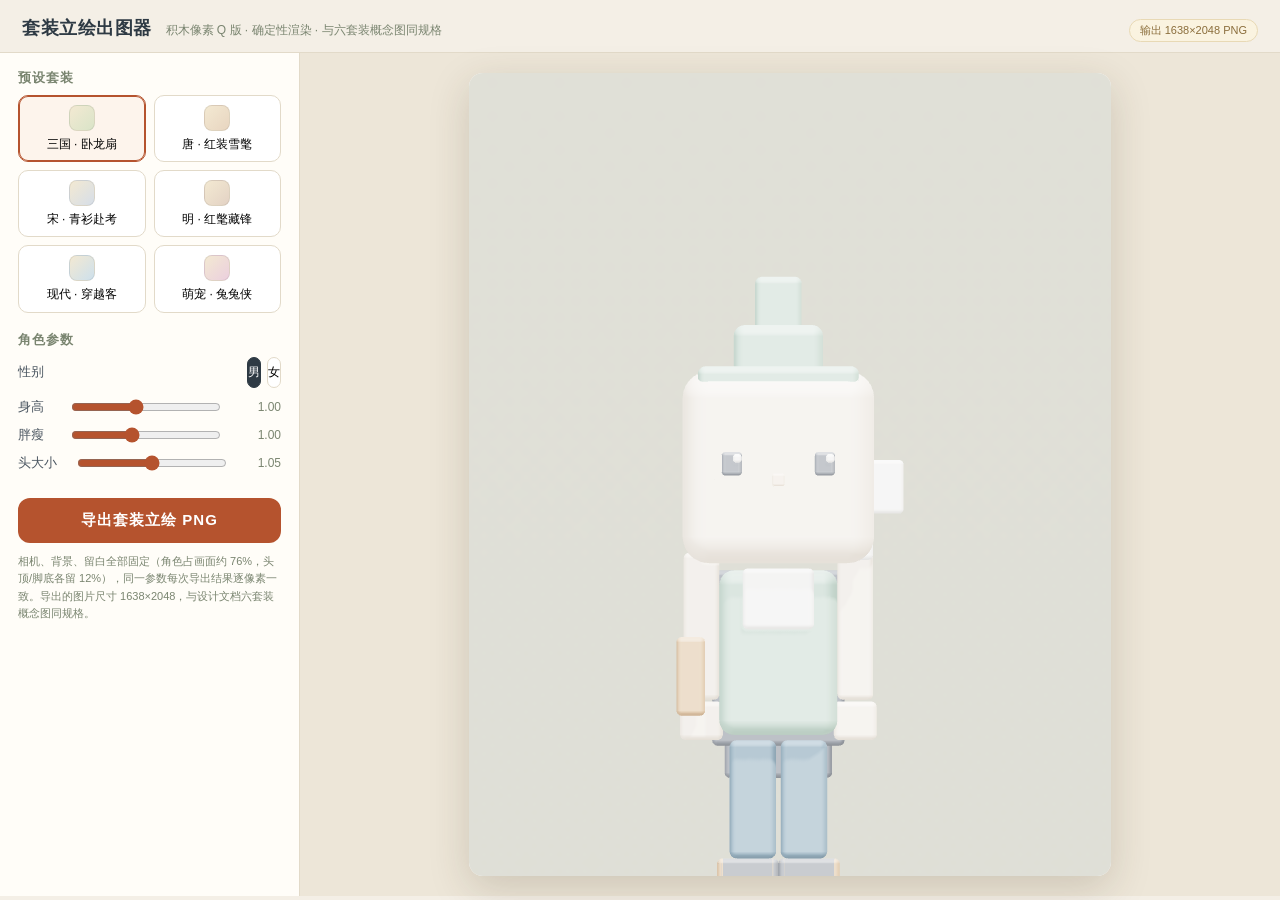
<file: 人物系统设计/suit-renderer/index.html>
<!DOCTYPE html>
<html lang="zh-CN">
<head>
<meta charset="utf-8">
<meta name="viewport" content="width=device-width, initial-scale=1">
<title>套装立绘出图器 · 积木角色确定性渲染</title>
<style>
  :root{
    --paper:#F4EFE6; --ink:#2E3A44; --sub:#7A8570; --line:#E2DAC9;
    --accent:#B5532E; --card:#FFFDF8;
  }
  *{box-sizing:border-box;margin:0;padding:0}
  body{background:var(--paper);color:var(--ink);font-family:-apple-system,"PingFang SC","Noto Sans SC","Microsoft YaHei",sans-serif;min-height:100vh}
  header{display:flex;align-items:baseline;gap:14px;padding:16px 22px 10px;border-bottom:1px solid var(--line)}
  header h1{font-size:18px;font-weight:700;letter-spacing:.5px}
  header .sub{font-size:12px;color:var(--sub)}
  header .badge{margin-left:auto;font-size:11px;color:#8a6d3b;background:#faf3e0;border:1px solid #e8d9b5;padding:3px 10px;border-radius:999px}
  .app{display:grid;grid-template-columns:300px 1fr;gap:0;height:calc(100vh - 57px)}
  .panel{background:var(--card);border-right:1px solid var(--line);padding:16px 18px;overflow-y:auto}
  .panel h2{font-size:13px;color:var(--sub);font-weight:600;margin:18px 0 8px;letter-spacing:1px}
  .panel h2:first-child{margin-top:0}
  .suits{display:grid;grid-template-columns:1fr 1fr;gap:8px}
  .suit-btn{border:1.5px solid var(--line);background:#fff;border-radius:10px;padding:9px 6px;cursor:pointer;text-align:center;transition:.15s;font-size:12px;line-height:1.35}
  .suit-btn .dot{display:block;width:26px;height:26px;border-radius:8px;margin:0 auto 5px;border:1px solid rgba(0,0,0,.08)}
  .suit-btn:hover{border-color:#c9bda5}
  .suit-btn.active{border-color:var(--accent);background:#fdf4ec;box-shadow:0 0 0 1px var(--accent) inset}
  .row{display:flex;align-items:center;justify-content:space-between;margin-bottom:10px;font-size:13px}
  .row label{color:#4a5560}
  .row input[type=range]{width:150px;accent-color:var(--accent)}
  .row .val{width:34px;text-align:right;color:var(--sub);font-variant-numeric:tabular-nums;font-size:12px}
  .seg{display:flex;gap:6px}
  .seg button{flex:1;border:1.5px solid var(--line);background:#fff;border-radius:8px;padding:6px 0;font-size:12px;cursor:pointer}
  .seg button.active{background:#2E3A44;color:#fff;border-color:#2E3A44}
  .export-btn{width:100%;margin-top:16px;border:none;background:var(--accent);color:#fff;font-size:15px;font-weight:700;padding:13px 0;border-radius:12px;cursor:pointer;transition:.15s;letter-spacing:1px}
  .export-btn:hover{filter:brightness(1.07)}
  .export-btn:active{transform:translateY(1px)}
  .hint{font-size:11px;color:var(--sub);margin-top:10px;line-height:1.6}
  .stage{background:#EDE6D8;position:relative;display:flex;align-items:center;justify-content:center;padding:20px}
  .frame{background:#fff;border-radius:14px;box-shadow:0 12px 40px rgba(60,50,30,.18);overflow:hidden;position:relative}
  #view{display:block}
  #exporting{position:absolute;inset:0;background:rgba(244,239,230,.92);display:none;align-items:center;justify-content:center;flex-direction:column;gap:12px;font-size:14px;color:var(--ink);z-index:5;border-radius:14px}
  #exporting .spin{width:34px;height:34px;border:3px solid #d8cdb8;border-top-color:var(--accent);border-radius:50%;animation:sp 1s linear infinite}
  @keyframes sp{to{transform:rotate(360deg)}}
  @media (max-width:820px){
    .app{grid-template-columns:1fr;height:auto;overflow:visible}
    .panel{order:2;border-right:none;border-top:1px solid var(--line)}
    .stage{order:1;min-height:70vh}
  }
</style>
</head>
<body>
<header>
  <h1>套装立绘出图器</h1>
  <span class="sub">积木像素 Q 版 · 确定性渲染 · 与六套装概念图同规格</span>
  <span class="badge">输出 1638×2048 PNG</span>
</header>
<div class="app">
  <aside class="panel">
    <h2>预设套装</h2>
    <div class="suits" id="suitGrid"></div>

    <h2>角色参数</h2>
    <div class="row"><label>性别</label><div class="seg" id="genderSeg">
      <button data-g="男" class="active">男</button><button data-g="女">女</button>
    </div></div>
    <div class="row"><label>身高</label><input type="range" id="hRange" min="70" max="140" value="100"><span class="val" id="hVal">1.00</span></div>
    <div class="row"><label>胖瘦</label><input type="range" id="fRange" min="60" max="160" value="100"><span class="val" id="fVal">1.00</span></div>
    <div class="row"><label>头大小</label><input type="range" id="sRange" min="80" max="130" value="105"><span class="val" id="sVal">1.05</span></div>

    <button class="export-btn" id="exportBtn">导出套装立绘 PNG</button>
    <div class="hint">相机、背景、留白全部固定（角色占画面约 76%，头顶/脚底各留 12%），同一参数每次导出结果逐像素一致。导出的图片尺寸 1638×2048，与设计文档六套装概念图同规格。</div>
  </aside>
  <main class="stage">
    <div class="frame">
      <canvas id="view"></canvas>
      <div id="exporting"><div class="spin"></div>正在渲染 1638×2048 立绘…</div>
    </div>
  </main>
</div>

<script src="vendor/three.min.js"></script>
<script src="vendor/RoundedBoxGeometry.js"></script>
<script src="vendor/RoomEnvironment.js"></script>
<script>
/* ============ 状态 ============ */
const SUITS = [
  { id:'sanguo', name:'三国 · 卧龙扇', bg:['#F3E9D2','#D9E4C8'], accent:'#6B7D3A', parts:'sanguo' },
  { id:'tang',   name:'唐 · 红装雪氅', bg:['#F3E9D2','#E8D5C0'], accent:'#B03A2E', parts:'tang' },
  { id:'song',   name:'宋 · 青衫赴考', bg:['#F3E9D2','#D6DEE8'], accent:'#3F5E7A', parts:'song' },
  { id:'ming',   name:'明 · 红氅藏锋', bg:['#F3E9D2','#E3D2C4'], accent:'#8C3B2E', parts:'ming' },
  { id:'modern', name:'现代 · 穿越客', bg:['#F3E9D2','#CDE0EC'], accent:'#2E4658', parts:'modern' },
  { id:'rabbit', name:'萌宠 · 兔兔侠', bg:['#F3E9D2','#EBCFDE'], accent:'#C98AA8', parts:'rabbit' }
];
const P = { gender:'男', height:1.0, fat:1.0, head:1.05, suit:0, skin:0xE8B98F };

/* 材质工具：每块一个独立材质实例，避免共享 */
const C = {
  skin:0xF0C8A0, skinF:0xE8B488, hair:0x5B3A29, hairL:0x8A5A33,
  white:0xFDFBF4, black:0x2B2F36, red:0xB8482F, blue:0x2E4658, deepBlue:0x24384A,
  green:0x6B7D3A, qing:0x4E7A63, gold:0xC9A227, brown:0x7A4A2B, pink:0xE9AEC6,
  pinkL:0xF4CEDD, orange:0xC96A2E, gray:0x8C9298, purple:0x7A5A8C, belt:0x6E4632
};
function mat(color, rough, metal){ return new THREE.MeshStandardMaterial({ color, roughness: rough===undefined?0.42:rough, metalness: metal===undefined?0.04:metal }); }
function box(w,h,d,color,x,y,z,rough,metal,parent){
  const r = Math.max(0.03, Math.min(w,h,d)*0.15);
  const m = new THREE.Mesh(new THREE.RoundedBoxGeometry(w,h,d,4,r), mat(color,rough,metal));
  m.position.set(x||0,y||0,z||0);
  m.castShadow = true; m.receiveShadow = true;
  (parent||scene).add(m);
  return m;
}
function sph(r,color,x,y,z,parent,metal){
  const m = new THREE.Mesh(new THREE.SphereGeometry(r,18,16), mat(color,0.35,metal===undefined?0.1:metal));
  m.position.set(x||0,y||0,z||0);
  m.castShadow = true; m.receiveShadow = true;
  (parent||scene).add(m);
  return m;
}

/* ============ 场景 / 灯光 / 相机 / 背景 ============ */
let renderer, scene, camera, charGroup, bgMesh, ground;
const EXPORT_W = 1638, EXPORT_H = 2048;
function initScene(){
  renderer = new THREE.WebGLRenderer({ antialias:true, preserveDrawingBuffer:true, alpha:false });
  renderer.setPixelRatio(window.devicePixelRatio || 1);
  renderer.outputEncoding = THREE.sRGBEncoding;
  renderer.shadowMap.enabled = true;
  renderer.shadowMap.type = THREE.PCFSoftShadowMap;
  renderer.toneMapping = THREE.ACESFilmicToneMapping;
  renderer.toneMappingExposure = 1.15;
  const cv = document.getElementById('view');
  cv.parentNode.insertBefore(renderer.domElement, cv);
  cv.remove();

  scene = new THREE.Scene();

  /* IBL 环境光：让积木获得柔和光泽 */
  const pmrem = new THREE.PMREMGenerator(renderer);
  scene.environment = pmrem.fromScene(new THREE.RoomEnvironment(), 0.06).texture;
  scene.environmentIntensity = 0.85;

  /* 灯光：半球 + 主光 + 补光 + 轮廓光 + 顶光 */
  const hemi = new THREE.HemisphereLight(0xFFF6E8, 0xC9BFA8, 0.42);
  scene.add(hemi);
  const key = new THREE.DirectionalLight(0xFFF1DC, 0.95);
  key.position.set(3.2, 5.6, 4.2);
  key.castShadow = true;
  key.shadow.mapSize.set(2048,2048);
  key.shadow.camera.near = 0.5; key.shadow.camera.far = 25;
  key.shadow.camera.left=-5; key.shadow.camera.right=5; key.shadow.camera.top=6; key.shadow.camera.bottom=-6;
  key.shadow.bias = -0.0006;
  scene.add(key);
  const fill = new THREE.DirectionalLight(0xE8F0FF, 0.32);
  fill.position.set(-3.5, 1.5, 3.0);
  scene.add(fill);
  const rim = new THREE.DirectionalLight(0xC9E8FF, 0.5);
  rim.position.set(0, 3.5, -5);
  scene.add(rim);
  const top = new THREE.DirectionalLight(0xFFFFFF, 0.18);
  top.position.set(0, 6, 0);
  scene.add(top);

  /* 脚下淡阴影 */
  ground = new THREE.Mesh(
    new THREE.CircleGeometry(1.9,64),
    new THREE.ShadowMaterial({ opacity:0.16 })
  );
  ground.rotation.x = -Math.PI/2;
  ground.receiveShadow = true;
  scene.add(ground);

  /* 背景：径向渐变 CanvasTexture 平面 */
  bgMesh = new THREE.Mesh(
    new THREE.PlaneGeometry(24,30),
    new THREE.MeshBasicMaterial({ map:null, depthWrite:false, fog:false })
  );
  bgMesh.position.set(0,0,-9);
  scene.add(bgMesh);

  /* 正交相机：每帧按角色 bbox 适配留白 */
  camera = new THREE.OrthographicCamera(-4,4,4,-4,0.1,60);
  camera.position.set(0,0.6,20);
  camera.lookAt(0,0.6,0);

  charGroup = new THREE.Group();
  scene.add(charGroup);
}
function makeBgGradient(c1,c2){
  const cv = document.createElement('canvas');
  cv.width = 512; cv.height = 640;
  const ctx = cv.getContext('2d');
  const g = ctx.createLinearGradient(0,0,0,640);
  g.addColorStop(0,c1); g.addColorStop(1,c2);
  ctx.fillStyle = g; ctx.fillRect(0,0,512,640);
  const tex = new THREE.CanvasTexture(cv);
  tex.encoding = THREE.sRGBEncoding;
  bgMesh.material.map = tex;
  bgMesh.material.needsUpdate = true;
}

/* ============ 角色骨架 ============ */
let parts = [];
function clearChar(){
  while(charGroup.children.length) charGroup.remove(charGroup.children[0]);
  parts = [];
}
function block(w,h,d,color,x,y,z,rough){
  const m = box(w,h,d,color,x,y,z,rough,undefined,charGroup);
  m.castShadow = true; m.receiveShadow = true;
  parts.push(m);
  return m;
}
function makeBody(){
  const f = P.fat, hs = P.head, hy = P.height;
  /* 头：方头 Q 版 */
  const hw = 1.02*hs, hh = 1.02*hs, hd = 0.94*hs;
  const headY = 2.02*hy;
  block(hw,hh,hd,C.skin,0,headY,0,0.5);
  /* 身体 */
  const bw = 0.62*f, bh = 0.92, bd = 0.5*f;
  const bodyY = headY - hh/2 - bh/2 - 0.04;
  block(bw,bh,bd,C.blue,0,bodyY,0,0.5);
  /* 双臂 */
  const aw = 0.2*f, ah = 0.82, ad = 0.2*f;
  const ax = bw/2 + aw/2 + 0.02, ay = bodyY + bh*0.16;
  block(aw,ah,ad,C.skin, ax,ay,0,0.55);
  block(aw,ah,ad,C.skin,-ax,ay,0,0.55);
  /* 双手 */
  const hw2 = 0.24*f;
  block(hw2,hw2*0.9,hw2,C.skin, ax, ay-ah/2-hw2*0.45-0.01,0,0.5);
  block(hw2,hw2*0.9,hw2,C.skin,-ax, ay-ah/2-hw2*0.45-0.01,0,0.5);
  /* 双腿 */
  const lw = 0.26*f, lh = 0.66*hy, ld = 0.26*f;
  const legY = bodyY - bh/2 - lh/2 - 0.03;
  block(lw,lh,ld,C.deepBlue, lw*0.55, legY, 0, 0.6);
  block(lw,lh,ld,C.deepBlue,-lw*0.55, legY, 0, 0.6);
  /* 双脚 */
  const fw2 = 0.34*f, fh2 = 0.16, fd2 = 0.58;
  const footY = legY - lh/2 - fh2/2;
  block(fw2,fh2,fd2,C.brown, lw*0.55+0.03, footY, 0.05, 0.4);
  block(fw2,fh2,fd2,C.brown,-lw*0.55-0.03, footY, 0.05, 0.4);
  return { headY, hh, bodyY, bh, legY, lh, footY, ax, ay };
}

/* ============ 六套装部件 ============ */
function gear_sanguo(B){
  /* 纶巾束发：头顶青绿头巾 + 后飘带 */
  block(0.9,0.3,0.92,C.qing,0,B.headY+B.hh/2-0.12,0,0.5);
  block(0.5,0.42,0.5,C.qing,0,B.headY+B.hh/2+0.05,0,0.5);
  block(0.26,0.5,0.26,C.qing,0,B.headY+B.hh/2+0.28,-0.12,0.5);
  /* 圆框眼镜 */
  box(0.02,0.16,0.02,C.gold,0,B.headY-0.08,0.47,0.5,undefined,charGroup);
  block(0.24,0.16,0.03,C.gold, 0.3,B.headY-0.08,0.45,0.6);
  block(0.24,0.16,0.03,C.gold,-0.3,B.headY-0.08,0.45,0.6);
  /* 上装青绿交领 */
  block(0.66,0.92,0.55,C.qing,0,B.bodyY,0,0.5);
  block(0.4,0.34,0.06,C.white,0,B.bodyY+0.3,0.28,0.5);
  /* 黑披风 */
  block(0.74,0.98,0.14,C.black,0,B.bodyY-0.03,-0.3,0.5);
  block(0.6,0.4,0.1,C.black,0,B.bodyY-0.5,-0.34,0.5);
  /* 白羽扇（右手举起） */
  const hx = B.ax;
  block(0.1,0.5,0.1,C.white, hx+0.05,B.ay+0.62,0.28,0.5);
  block(0.44,0.3,0.05,C.white, hx+0.05,B.ay+0.78,0.32,0.4);
  /* 竹简（左手垂持） */
  block(0.16,0.44,0.16,C.brown, -hx-0.06,B.ay-0.28,0.24,0.4);
  /* 布鞋（黑） */
  block(0.34,0.16,0.58,C.black, 0.17,B.footY,0.05,0.4);
  block(0.34,0.16,0.58,C.black,-0.17,B.footY,0.05,0.4);
}
function gear_tang(B){
  /* 垂云高髻 + 高装巾帽 */
  block(0.72,0.3,0.72,C.hair,0,B.headY+B.hh/2-0.08,0,0.5);
  block(0.46,0.34,0.46,C.hairL,0,B.headY+B.hh/2+0.08,0,0.5);
  block(0.3,0.4,0.3,C.hairL,0,B.headY+B.hh/2+0.26,0.04,0.5);
  block(0.5,0.16,0.5,C.red,0,B.headY+B.hh/2+0.34,0,0.5);
  /* 上装赤色圆领袍 */
  block(0.66,0.92,0.55,C.red,0,B.bodyY,0,0.5);
  block(0.3,0.2,0.06,C.white,0,B.bodyY+0.34,0.28,0.5);
  /* 白绒披风 */
  block(0.76,1.0,0.12,C.white,0,B.bodyY-0.04,-0.3,0.5);
  block(0.6,0.46,0.1,C.white,0,B.bodyY-0.52,-0.34,0.5);
  /* 玉带 */
  block(0.68,0.12,0.58,C.gold,0,B.bodyY-0.2,0,0.4);
  /* 如意（右手） */
  const hx = B.ax;
  block(0.12,0.52,0.12,C.gold, hx+0.04,B.ay+0.5,0.26,0.5);
  sph(0.09,C.gold,hx+0.04,B.ay+0.78,0.26,charGroup);
  /* 绣花鞋（红） */
  block(0.34,0.15,0.58,C.red, 0.17,B.footY,0.05,0.4);
  block(0.34,0.15,0.58,C.red,-0.17,B.footY,0.05,0.4);
}
function gear_song(B){
  /* 乌纱帽 + 双翅 */
  block(0.82,0.3,0.82,C.black,0,B.headY+B.hh/2-0.06,0,0.5);
  block(0.5,0.16,0.5,C.black,0,B.headY+B.hh/2+0.12,0,0.5);
  block(0.7,0.06,0.1,C.black,0,B.headY+B.hh/2+0.1,0.5,0.4);
  block(0.7,0.06,0.1,C.black,0,B.headY+B.hh/2+0.1,-0.5,0.4);
  /* 圆框眼镜 */
  block(0.22,0.15,0.03,C.gold, 0.3,B.headY-0.06,0.45,0.6);
  block(0.22,0.15,0.03,C.gold,-0.3,B.headY-0.06,0.45,0.6);
  /* 深蓝交领 */
  block(0.66,0.92,0.55,C.deepBlue,0,B.bodyY,0,0.5);
  block(0.38,0.3,0.06,C.white,0,B.bodyY+0.3,0.28,0.5);
  /* 青绿披风 */
  block(0.74,0.98,0.13,C.qing,0,B.bodyY-0.03,-0.3,0.5);
  block(0.58,0.42,0.1,C.qing,0,B.bodyY-0.5,-0.34,0.5);
  /* 折扇（右） */
  const hx = B.ax;
  block(0.4,0.26,0.08,C.gold, hx+0.03,B.ay+0.34,0.3,0.4);
  block(0.3,0.18,0.06,C.green, hx+0.03,B.ay+0.3,0.32,0.4);
  /* 线装书（左） */
  block(0.2,0.3,0.12,C.white, -hx-0.05,B.ay+0.1,0.22,0.4);
  block(0.22,0.32,0.14,C.brown, -hx-0.05,B.ay+0.1,0.22,0.4);
  /* 布鞋 */
  block(0.34,0.15,0.58,C.gray, 0.17,B.footY,0.05,0.4);
  block(0.34,0.15,0.58,C.gray,-0.17,B.footY,0.05,0.4);
}
function gear_ming(B){
  /* 乌纱帽 */
  block(0.84,0.28,0.84,C.black,0,B.headY+B.hh/2-0.06,0,0.5);
  block(0.52,0.14,0.52,C.black,0,B.headY+B.hh/2+0.1,0,0.5);
  /* 墨镜 */
  block(0.28,0.16,0.06,C.black,0,B.headY-0.04,0.46,0.4);
  /* 藏青锦袍 */
  block(0.66,0.92,0.55,C.deepBlue,0,B.bodyY,0,0.5);
  block(0.3,0.34,0.05,C.gold,0,B.bodyY+0.28,0.29,0.5);
  /* 红披风 */
  block(0.76,1.0,0.13,C.red,0,B.bodyY-0.04,-0.3,0.5);
  block(0.6,0.44,0.1,C.red,0,B.bodyY-0.5,-0.34,0.5);
  /* 虎纹腰带 */
  block(0.68,0.14,0.58,C.belt,0,B.bodyY-0.2,0,0.4);
  block(0.2,0.14,0.6,C.gold,0.22,B.bodyY-0.2,0,0.4);
  /* 唐横刀（右手持） */
  const hx = B.ax;
  block(0.1,0.7,0.1,C.red, hx+0.02,B.ay+0.16,0.3,0.4);
  block(0.08,0.16,0.08,C.gold, hx+0.02,B.ay-0.22,0.3,0.4);
  block(0.06,0.5,0.06,C.gray, hx+0.02,B.ay+0.42,0.3,0.3);
  /* 平安符（左） */
  block(0.14,0.2,0.05,C.red, -hx-0.02,B.ay-0.16,0.26,0.4);
  block(0.14,0.08,0.05,C.gold, -hx-0.02,B.ay-0.3,0.26,0.4);
  /* 官靴 */
  block(0.34,0.17,0.6,C.black, 0.17,B.footY,0.05,0.3);
  block(0.34,0.17,0.6,C.black,-0.17,B.footY,0.05,0.3);
}
function gear_modern(B){
  /* 爆炸头 */
  block(0.96,0.3,0.9,C.hairL,0,B.headY+B.hh/2-0.05,0,0.5);
  block(1.08,0.24,0.96,C.hair,0,B.headY+B.hh/2-0.2,0,0.5);
  block(0.5,0.2,0.5,C.hair,0,B.headY+B.hh/2+0.12,0.1,0.5);
  block(0.34,0.2,0.34,C.hair, 0.4,B.headY+B.hh/2+0.06,0.16,0.5);
  block(0.34,0.2,0.34,C.hair,-0.4,B.headY+B.hh/2+0.06,0.16,0.5);
  /* 棒球帽 */
  block(0.86,0.12,0.8,C.deepBlue,0,B.headY+B.hh/2+0.06,0,0.5);
  block(0.7,0.06,0.62,C.deepBlue,0,B.headY+B.hh/2+0.14,0,0.5);
  block(0.22,0.06,0.22,C.white,0.12,B.headY+B.hh/2+0.14,0.3,0.5);
  /* 墨镜 */
  block(0.3,0.15,0.05,C.black,0,B.headY-0.05,0.46,0.4);
  /* 头戴耳机 */
  block(0.92,0.14,0.5,C.red,0,B.headY+0.1,0,0.5);
  block(0.14,0.28,0.2,C.red, 0.52,B.headY+0.02,0,0.5);
  block(0.14,0.28,0.2,C.red,-0.52,B.headY+0.02,0,0.5);
  /* 连帽卫衣 */
  block(0.66,0.92,0.55,C.deepBlue,0,B.bodyY,0,0.5);
  block(0.24,0.3,0.07,C.white,0,B.bodyY+0.32,0.28,0.5);
  /* 白手套 + 自拍杆 */
  const hx = B.ax;
  block(0.26,0.24,0.26,C.white, hx,B.ay-ahH(),0,0.5);
  block(0.26,0.24,0.26,C.white,-hx,B.ay-ahH(),0,0.5);
  block(0.07,0.9,0.07,C.gray, hx+0.05,B.ay+0.55,0.3,0.4);
  block(0.34,0.2,0.06,C.black, hx+0.05,B.ay+1.02,0.3,0.4);
  block(0.2,0.1,0.04,C.white, hx+0.05,B.ay+1.0,0.32,0.5);
  /* 运动鞋 */
  block(0.36,0.17,0.6,C.white, 0.17,B.footY,0.05,0.4);
  block(0.36,0.07,0.6,C.red, 0.17,B.footY-0.12,0.05,0.4);
  block(0.36,0.17,0.6,C.white,-0.17,B.footY,0.05,0.4);
  block(0.36,0.07,0.6,C.red,-0.17,B.footY-0.12,0.05,0.4);
}
function ahH(){ return 0.24*0.9/2+0.01; }
function gear_rabbit(B){
  /* 兔耳兜帽：粉白帽 + 双兔耳 */
  block(0.9,0.34,0.88,C.pinkL,0,B.headY+B.hh/2-0.06,0,0.5);
  block(0.8,0.12,0.76,C.white,0,B.headY+B.hh/2+0.12,0,0.5);
  block(0.2,0.62,0.18,C.pinkL, 0.3,B.headY+B.hh/2+0.38,0.04,0.5);
  block(0.16,0.62,0.14,C.pink, 0.3,B.headY+B.hh/2+0.38,0.05,0.5);
  block(0.2,0.62,0.18,C.pinkL,-0.3,B.headY+B.hh/2+0.38,0.04,0.5);
  block(0.16,0.62,0.14,C.pink,-0.3,B.headY+B.hh/2+0.38,0.05,0.5);
  /* 铃铛耳坠（金） */
  sph(0.09,C.gold, 0.52,B.headY-0.12,0.16,charGroup);
  sph(0.09,C.gold,-0.52,B.headY-0.12,0.16,charGroup);
  /* 腮红 */
  block(0.16,0.1,0.04,C.pink, 0.32,B.headY-0.22,0.46,0.4);
  block(0.16,0.1,0.04,C.pink,-0.32,B.headY-0.22,0.46,0.4);
  /* 粉色项圈 + 金铃铛 */
  block(0.6,0.1,0.54,C.pink,0,B.bodyY+0.4,0.02,0.5);
  sph(0.08,C.gold,0,B.bodyY+0.33,0.28,charGroup);
  /* 肚兜：白色 + 粉圆 */
  block(0.56,0.52,0.14,C.white,0,B.bodyY+0.16,0.26,0.5);
  block(0.2,0.2,0.06,C.pinkL,0,B.bodyY+0.16,0.33,0.5);
  /* 粉色短裤 */
  block(0.6,0.34,0.5,C.pink,0,B.bodyY-0.36,0,0.5);
  /* 小翅膀 */
  block(0.3,0.26,0.08,C.white, 0.34,B.bodyY+0.2,-0.24,0.5);
  block(0.24,0.2,0.07,C.white, 0.42,B.bodyY+0.34,-0.22,0.5);
  block(0.3,0.26,0.08,C.white,-0.34,B.bodyY+0.2,-0.24,0.5);
  block(0.24,0.2,0.07,C.white,-0.42,B.bodyY+0.34,-0.22,0.5);
  /* 毛绒爪手套 */
  const hx = B.ax;
  block(0.28,0.26,0.28,C.white, hx,B.ay-ahH(),0,0.5);
  block(0.28,0.26,0.28,C.white,-hx,B.ay-ahH(),0,0.5);
  block(0.12,0.08,0.12,C.pink, hx+0.07,B.ay-ahH()+0.14,0,0.5);
  block(0.12,0.08,0.12,C.pink,-hx+0.07,B.ay-ahH()+0.14,0,0.5);
  /* 毛绒拖鞋（粉白兔脸） */
  block(0.36,0.15,0.6,C.pinkL, 0.17,B.footY,0.05,0.5);
  block(0.18,0.1,0.16,C.pink, 0.27,B.footY+0.04,0.28,0.5);
  block(0.36,0.15,0.6,C.pinkL,-0.17,B.footY,0.05,0.5);
  block(0.18,0.1,0.16,C.pink,-0.27,B.footY+0.04,0.28,0.5);
}
const GEAR_FN = { sanguo:gear_sanguo, tang:gear_tang, song:gear_song, ming:gear_ming, modern:gear_modern, rabbit:gear_rabbit };

/* 五官 */
function makeFace(B){
  const fwd = 0.46;
  /* 眼睛（白底+黑瞳+高光） */
  block(0.22,0.18,0.04,C.white, 0.26,B.headY+0.02,fwd,0.4);
  block(0.22,0.18,0.04,C.white,-0.26,B.headY+0.02,fwd,0.4);
  block(0.12,0.14,0.05,C.black, 0.26,B.headY+0.02,fwd+0.02,0.3);
  block(0.12,0.14,0.05,C.black,-0.26,B.headY+0.02,fwd+0.02,0.3);
  block(0.05,0.05,0.04,C.white, 0.29,B.headY+0.05,fwd+0.04,0.5);
  block(0.05,0.05,0.04,C.white,-0.23,B.headY+0.05,fwd+0.04,0.5);
  /* 眉毛 */
  block(0.24,0.06,0.04,C.hair, 0.26,B.headY+0.16,fwd,0.5);
  block(0.24,0.06,0.04,C.hair,-0.26,B.headY+0.16,fwd,0.5);
  /* 鼻子 */
  block(0.08,0.08,0.04,C.skinF, 0,B.headY-0.07,fwd+0.02,0.4);
  /* 嘴 */
  block(0.16,0.06,0.03,C.brown, 0,B.headY-0.16,fwd,0.5);
}

/* ============ 相机适配（确定性留白） ============ */
const TOP_GAP = 0.12, BOT_GAP = 0.12, FIT = 1-TOP_GAP-BOT_GAP;
function frameCamera(){
  const box3 = new THREE.Box3().setFromObject(charGroup);
  const size = box3.getSize(new THREE.Vector3());
  const center = box3.getCenter(new THREE.Vector3());
  const fitH = size.y / FIT;           /* 角色占画面 76% */
  const halfW = fitH*0.8/2;            /* 0.8 画幅 */
  camera.left = -halfW; camera.right = halfW;
  camera.top = fitH/2; camera.bottom = -fitH/2;
  camera.updateProjectionMatrix();
  /* 角色 bbox 垂直中心对齐画面中心 y=0，水平居中 */
  charGroup.position.y = -center.y;
  charGroup.position.x = -center.x;
  /* 地面阴影贴角色脚底 */
  ground.position.y = -size.y/2 - 0.14;
}

/* ============ 渲染 ============ */
function renderFrame(){ renderer.render(scene, camera); }
function loop(){ renderFrame(); requestAnimationFrame(loop); }

/* ============ UI ============ */
const grid = document.getElementById('suitGrid');
SUITS.forEach((s,i)=>{
  const b = document.createElement('button');
  b.className = 'suit-btn' + (i===P.suit?' active':'');
  b.innerHTML = '<span class="dot" style="background:linear-gradient(135deg,'+s.bg[0]+','+s.bg[1]+')"></span>'+s.name;
  b.onclick = ()=>{ P.suit = i; rebuild(); };
  grid.appendChild(b);
});
document.getElementById('genderSeg').querySelectorAll('button').forEach(btn=>{
  btn.onclick = ()=>{
    document.getElementById('genderSeg').querySelectorAll('button').forEach(x=>x.classList.remove('active'));
    btn.classList.add('active');
    P.gender = btn.dataset.g; rebuild();
  };
});
function bindRange(id,valId,key,fmt){
  const el = document.getElementById(id), v = document.getElementById(valId);
  el.oninput = ()=>{ P[key] = parseInt(el.value)/100; v.textContent = fmt?fmt(P[key]):P[key].toFixed(2); rebuild(); };
}
bindRange('hRange','hVal','height');
bindRange('fRange','fVal','fat');
bindRange('sRange','sVal','head',v=>v.toFixed(2));

/* 预览尺寸 */
function resizePreview(){
  const stage = document.querySelector('.stage');
  const w = Math.min(stage.clientWidth-40, (stage.clientHeight-40)*0.8, 760);
  const dpr = Math.min(window.devicePixelRatio||1, 2);
  renderer.setPixelRatio(dpr);
  renderer.setSize(Math.round(w), Math.round(w/0.8));
}
window.addEventListener('resize', ()=>{ resizePreview(); renderFrame(); });

/* ============ 重建 ============ */
function rebuild(){
  clearChar();
  const B = makeBody();
  if(P.gender==='女'){
    block(0.16,0.1,0.04,C.pink, 0.32,B.headY-0.22,0.46,0.4);
    block(0.16,0.1,0.04,C.pink,-0.32,B.headY-0.22,0.46,0.4);
  }
  makeFace(B);
  GEAR_FN[SUITS[P.suit].parts](B);
  frameCamera();
  renderFrame();
}

/* ============ 导出 PNG（1638×2048） ============ */
document.getElementById('exportBtn').onclick = ()=>{
  const ov = document.getElementById('exporting');
  ov.style.display = 'flex';
  setTimeout(()=>{
    try{
      const oldW = renderer.domElement.width, oldH = renderer.domElement.height;
      renderer.setPixelRatio(1);
      renderer.setSize(EXPORT_W, EXPORT_H, false);
      renderer.render(scene, camera);
      const url = renderer.domElement.toDataURL('image/png');
      const a = document.createElement('a');
      a.href = url;
      a.download = 'suit-' + SUITS[P.suit].id + '-' + Date.now() + '.png';
      document.body.appendChild(a); a.click(); a.remove();
      renderer.setPixelRatio(Math.min(window.devicePixelRatio||1,2));
      renderer.setSize(Math.round(renderer.domElement.clientWidth||760), Math.round((renderer.domElement.clientWidth||760)/0.8), false);
      resizePreview();
      renderFrame();
    }catch(e){
      console.error(e);
    }
    ov.style.display = 'none';
  }, 60);
};

/* ============ 启动 ============ */
(function(){
  const h = location.hash.replace('#','');
  const idx = SUITS.findIndex(s=>s.id===h);
  if(idx>=0){ P.suit = idx; document.querySelectorAll('.suit-btn')[idx].classList.add('active'); document.querySelectorAll('.suit-btn')[idx-1>=0?idx-1:0] && grid.querySelectorAll('.suit-btn').forEach((b,i)=>b.classList.toggle('active',i===idx)); }
})();
initScene();
makeBgGradient(SUITS[P.suit].bg[0], SUITS[P.suit].bg[1]);
resizePreview();
rebuild();
loop();
</script>
</body>
</html>
</file>
